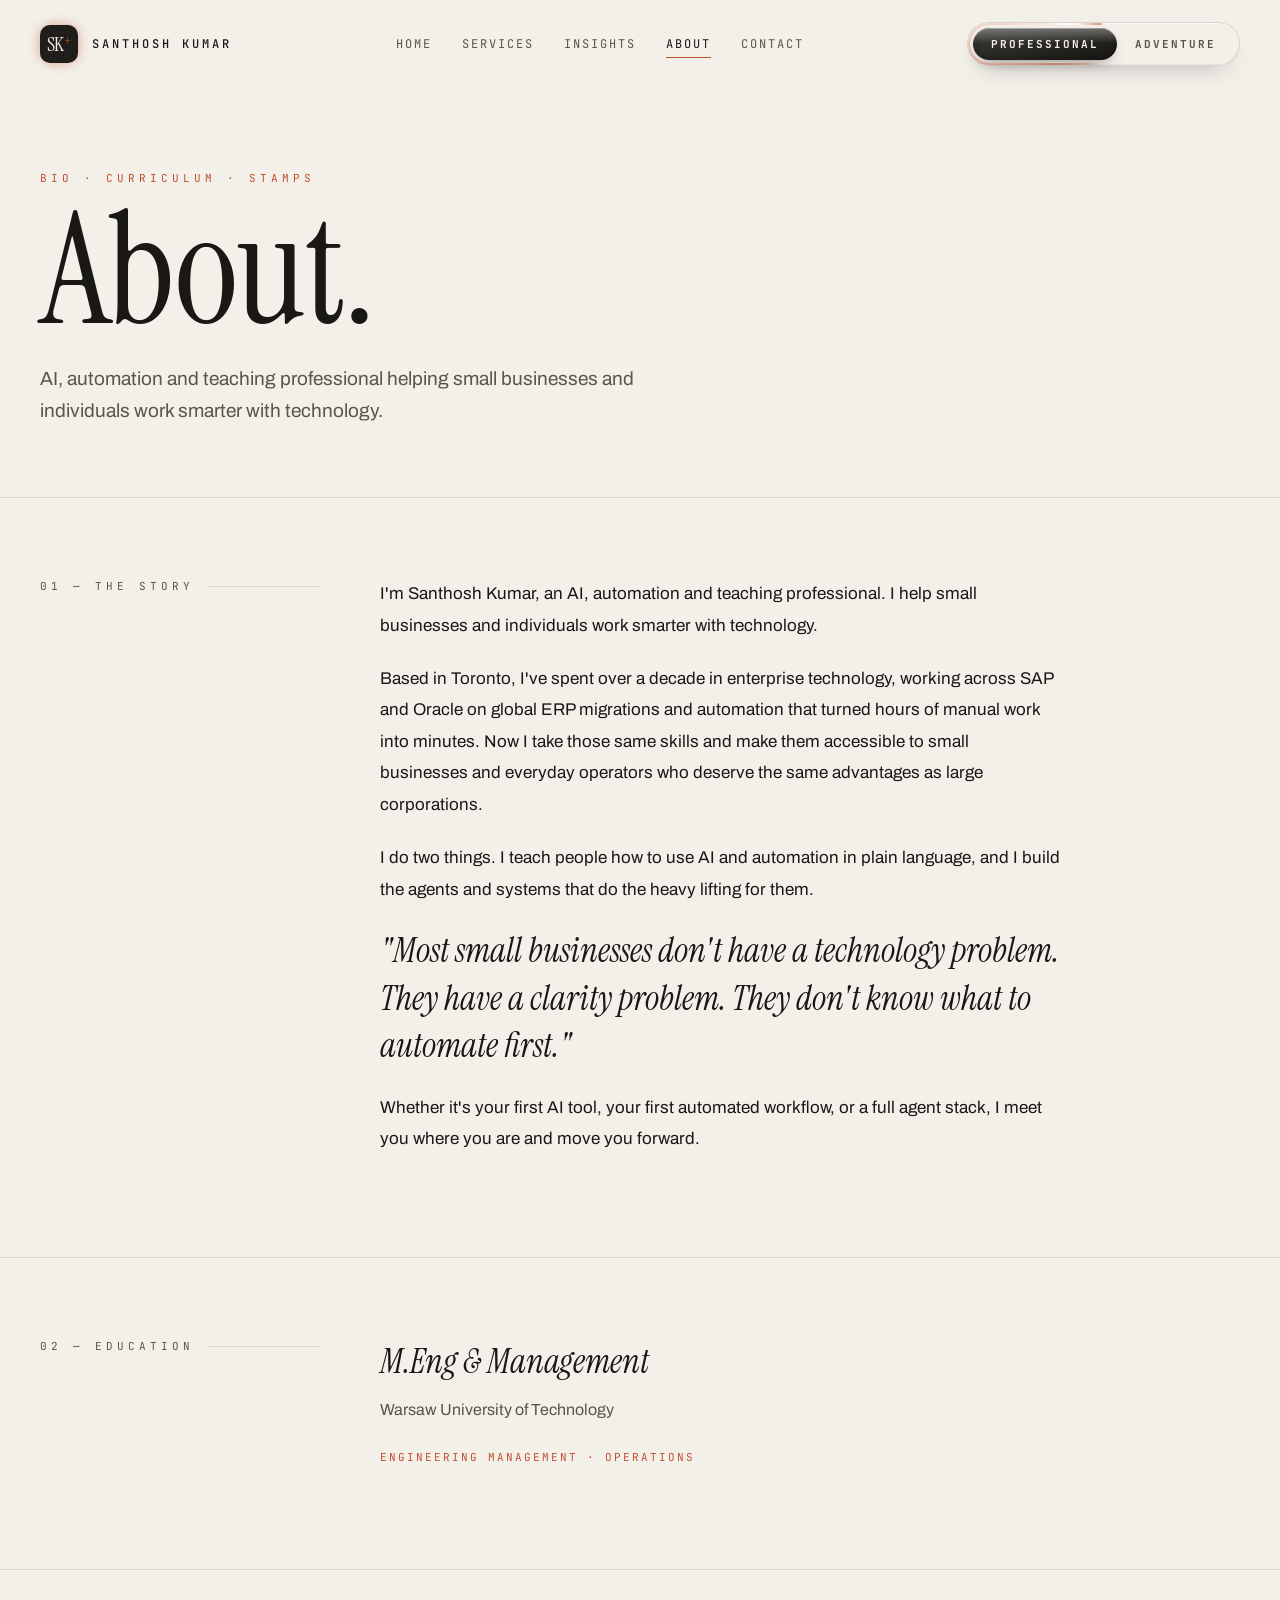
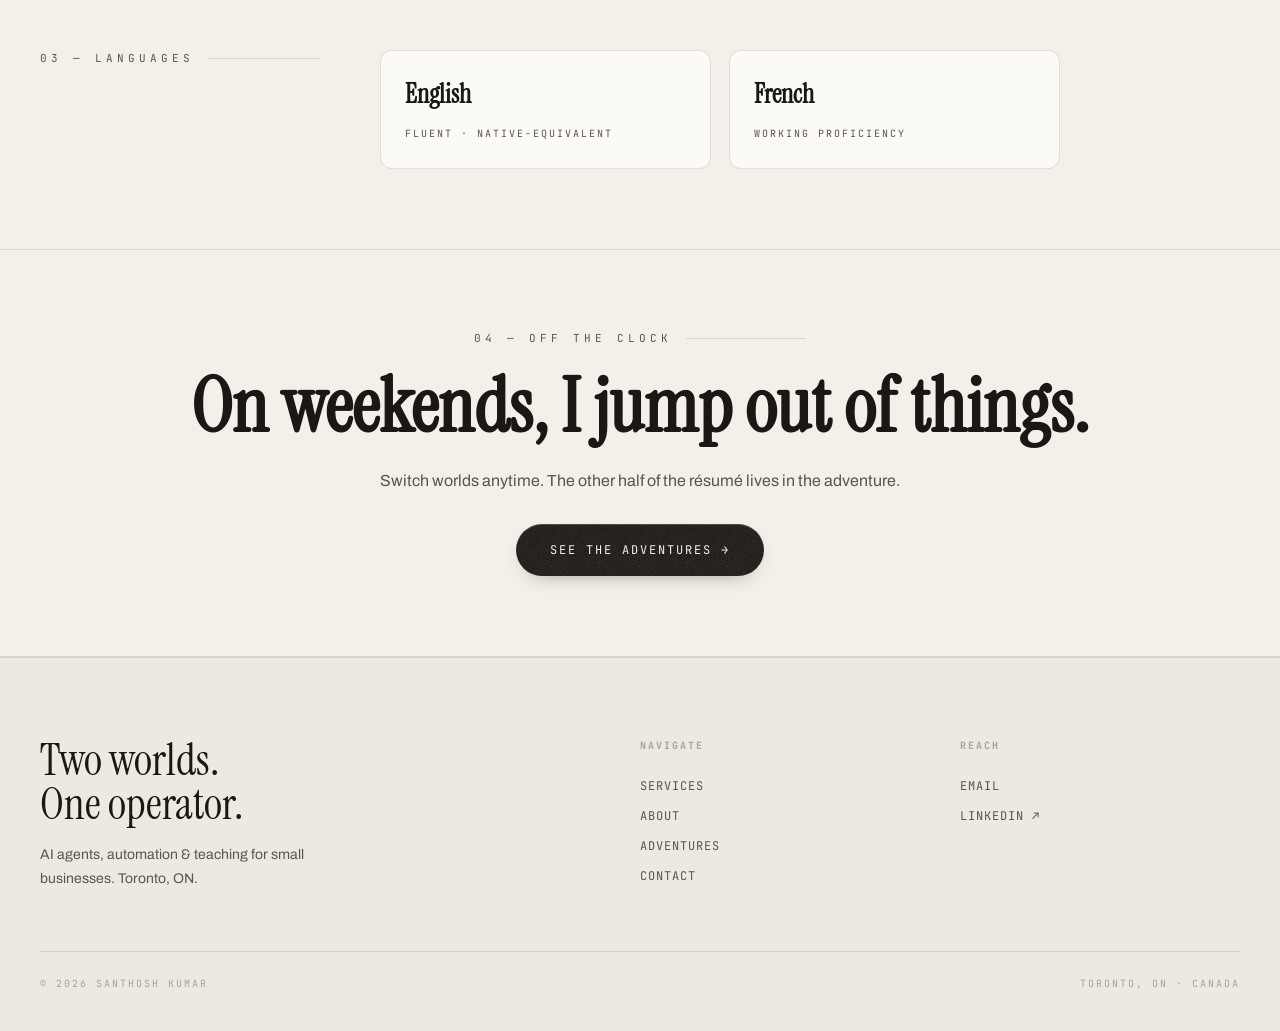
<file: about.html>
<!DOCTYPE html>
<html lang="en">
<head>
<meta charset="UTF-8"/>
<meta name="viewport" content="width=device-width,initial-scale=1.0"/>
<title>About — Santhosh Kumar</title>
<meta name="description" content="Santhosh Kumar: AI, automation and teaching professional. Over a decade across SAP and Oracle, PMP® certified, M.Eng from Warsaw University of Technology. Based in Toronto, ON."/>
<meta name="theme-color" content="#1A1815"/>
<link rel="canonical" href="https://iamsanthoshkumar.com/about.html"/>
<meta property="og:url" content="https://iamsanthoshkumar.com/about.html"/>
<meta property="og:image" content="https://iamsanthoshkumar.com/og-cover.jpg"/>
<link rel="icon" href="data:image/svg+xml,%3Csvg xmlns='http://www.w3.org/2000/svg' viewBox='0 0 100 100'%3E%3Crect width='100' height='100' rx='22' fill='%231A1815'/%3E%3Ctext x='46' y='67' font-family='Georgia,serif' font-size='44' font-weight='700' fill='%23F3F0EA' text-anchor='middle'%3ESK%3C/text%3E%3Ctext x='80' y='49' font-family='Georgia,serif' font-size='30' font-weight='700' fill='%23C1502E' text-anchor='middle'%3E%2B%3C/text%3E%3C/svg%3E"/>
<link rel="preconnect" href="https://fonts.googleapis.com"/><link rel="preconnect" href="https://fonts.gstatic.com" crossorigin/>
<link href="https://fonts.googleapis.com/css2?family=Anton&family=Archivo:wght@300;400;500;600;700;800&family=Instrument+Serif:ital@0;1&family=JetBrains+Mono:wght@400;500;700&family=Caveat:wght@500;600;700&display=swap" rel="stylesheet"/>
<link rel="stylesheet" href="styles.css"/>
</head>
<body>
<div id="prog" aria-hidden="true"></div>
<div id="wipe"></div><div id="cur"></div><div id="cur-r"></div>

<nav id="nav">
  <a href="index.html" class="brand magnetic"><span class="mark" aria-hidden="true"><span class="mk">SK</span><span class="mk-plus">+</span></span><span class="bn">SANTHOSH KUMAR</span></a>
  <div class="nav-links">
    <a href="index.html">Home</a>
    <a href="services.html" class="pro-nav">Services</a>
    <a href="insights.html" class="pro-nav">Insights</a>
    <a href="adventures.html" class="adv-nav">Adventures</a>
    <a href="about.html" class="active">About</a>
    <a href="contact.html">Contact</a>
  </div>
  <div style="display:flex;align-items:center;gap:14px">
    <div class="toggle" id="toggle" role="group" aria-label="Switch world">
      <span class="knob" id="knob"></span>
      <button class="on" id="btnPro" aria-pressed="true">Professional</button>
      <button id="btnAdv" aria-pressed="false">Adventure</button>
    </div>
    <button class="burger" id="burger" aria-label="Open menu" aria-expanded="false"><span></span><span></span><span></span></button>
  </div>
</nav>
<div class="mmenu" id="mmenu">
  <a href="index.html">Home</a>
  <a href="services.html" class="pro-nav">Services</a>
  <a href="insights.html" class="pro-nav">Insights</a>
  <a href="adventures.html" class="adv-nav">Adventures</a>
  <a href="about.html">About</a>
  <a href="contact.html">Contact</a>

  <div class="mmenu-world">
    <button class="mw" data-world="pro">Professional</button>
    <button class="mw" data-world="adv">Adventure</button>
  </div>
</div>

<main>
  <section class="phero">
    <div class="eyebrow rev">Bio · Curriculum · Stamps</div>
    <h1 class="rev">About.</h1>
    <p class="lead rev">AI, automation and teaching professional helping small businesses and individuals work smarter with technology.</p>
  </section>

  <!-- 01 THE STORY -->
  <section class="blk">
    <div class="blk-grid">
      <div class="smark rev">01 — The story</div>
      <div class="prose">
        <p class="rev">I'm Santhosh Kumar, an AI, automation and teaching professional. I help small businesses and individuals work smarter with technology.</p>
        <p class="rev">Based in Toronto, I've spent over a decade in enterprise technology, working across SAP and Oracle on global ERP migrations and automation that turned hours of manual work into minutes. Now I take those same skills and make them accessible to small businesses and everyday operators who deserve the same advantages as large corporations.</p>
        <p class="rev">I do two things. I teach people how to use AI and automation in plain language, and I build the agents and systems that do the heavy lifting for them.</p>
        <p class="big rev">"Most small businesses don't have a technology problem. They have a clarity problem. They don't know what to automate first."</p>
        <p class="rev">Whether it's your first AI tool, your first automated workflow, or a full agent stack, I meet you where you are and move you forward.</p>
      </div>
    </div>
  </section>

  <!-- 02 EDUCATION -->
  <section class="blk">
    <div class="blk-grid">
      <div class="smark rev">02 — Education</div>
      <div class="prose">
        <p class="big rev" style="margin-bottom:10px">M.Eng &amp; Management</p>
        <p class="rev" style="color:var(--soft);font-size:16px">Warsaw University of Technology</p>
        <p class="rev" style="font-family:var(--mf);font-size:11px;letter-spacing:2px;text-transform:uppercase;color:var(--accent)">Engineering Management · Operations</p>
      </div>
    </div>
  </section>

  <!-- 03 LANGUAGES -->
  <section class="blk">
    <div class="blk-grid">
      <div class="smark rev">03 — Languages</div>
      <div class="minis">
        <div class="mini rev"><h4>English</h4><span>Fluent · Native-equivalent</span></div>
        <div class="mini rev"><h4>French</h4><span>Working proficiency</span></div>
      </div>
    </div>
  </section>

  <!-- 04 OFF THE CLOCK -->
  <section class="blk" style="text-align:center;border-bottom:1px solid var(--line)">
    <div class="smark rev" style="justify-content:center">04 — Off the clock</div>
    <h2 class="rev" style="font-family:var(--df);font-size:clamp(34px,6vw,76px);line-height:1;margin:10px 0 22px">On weekends, I jump out of things.</h2>
    <p class="rev" style="color:var(--soft);max-width:520px;margin:0 auto 30px;font-size:16px;line-height:1.7">Switch worlds anytime. The other half of the résumé lives in the adventure.</p>
    <a href="adventures.html" class="btn primary magnetic">See the adventures →</a>
  </section>
</main>

<footer>
  <div class="foot-wrap">
    <div><div class="foot-h">Two worlds.<br>One operator.</div>
    <p class="foot-p">AI agents, automation &amp; teaching for small businesses. Toronto, ON.</p></div>
    <div class="foot-col"><h4>Navigate</h4>
      <a href="services.html">Services</a><a href="about.html">About</a>
      <a href="adventures.html">Adventures</a><a href="contact.html">Contact</a></div>
    <div class="foot-col"><h4>Reach</h4>
      <a href="mailto:mr.santhosh.ceo@gmail.com">Email</a>
      <a href="https://www.linkedin.com/in/santhosh-kumar-pmp" target="_blank" rel="noopener">LinkedIn ↗</a></div>
  </div>
  <div class="foot-bottom"><span>© 2026 Santhosh Kumar</span><span>Toronto, ON · Canada</span></div>
</footer>

<script src="three3d.js" defer></script>
<script src="app.js" defer></script>
</body>
</html>
</file>
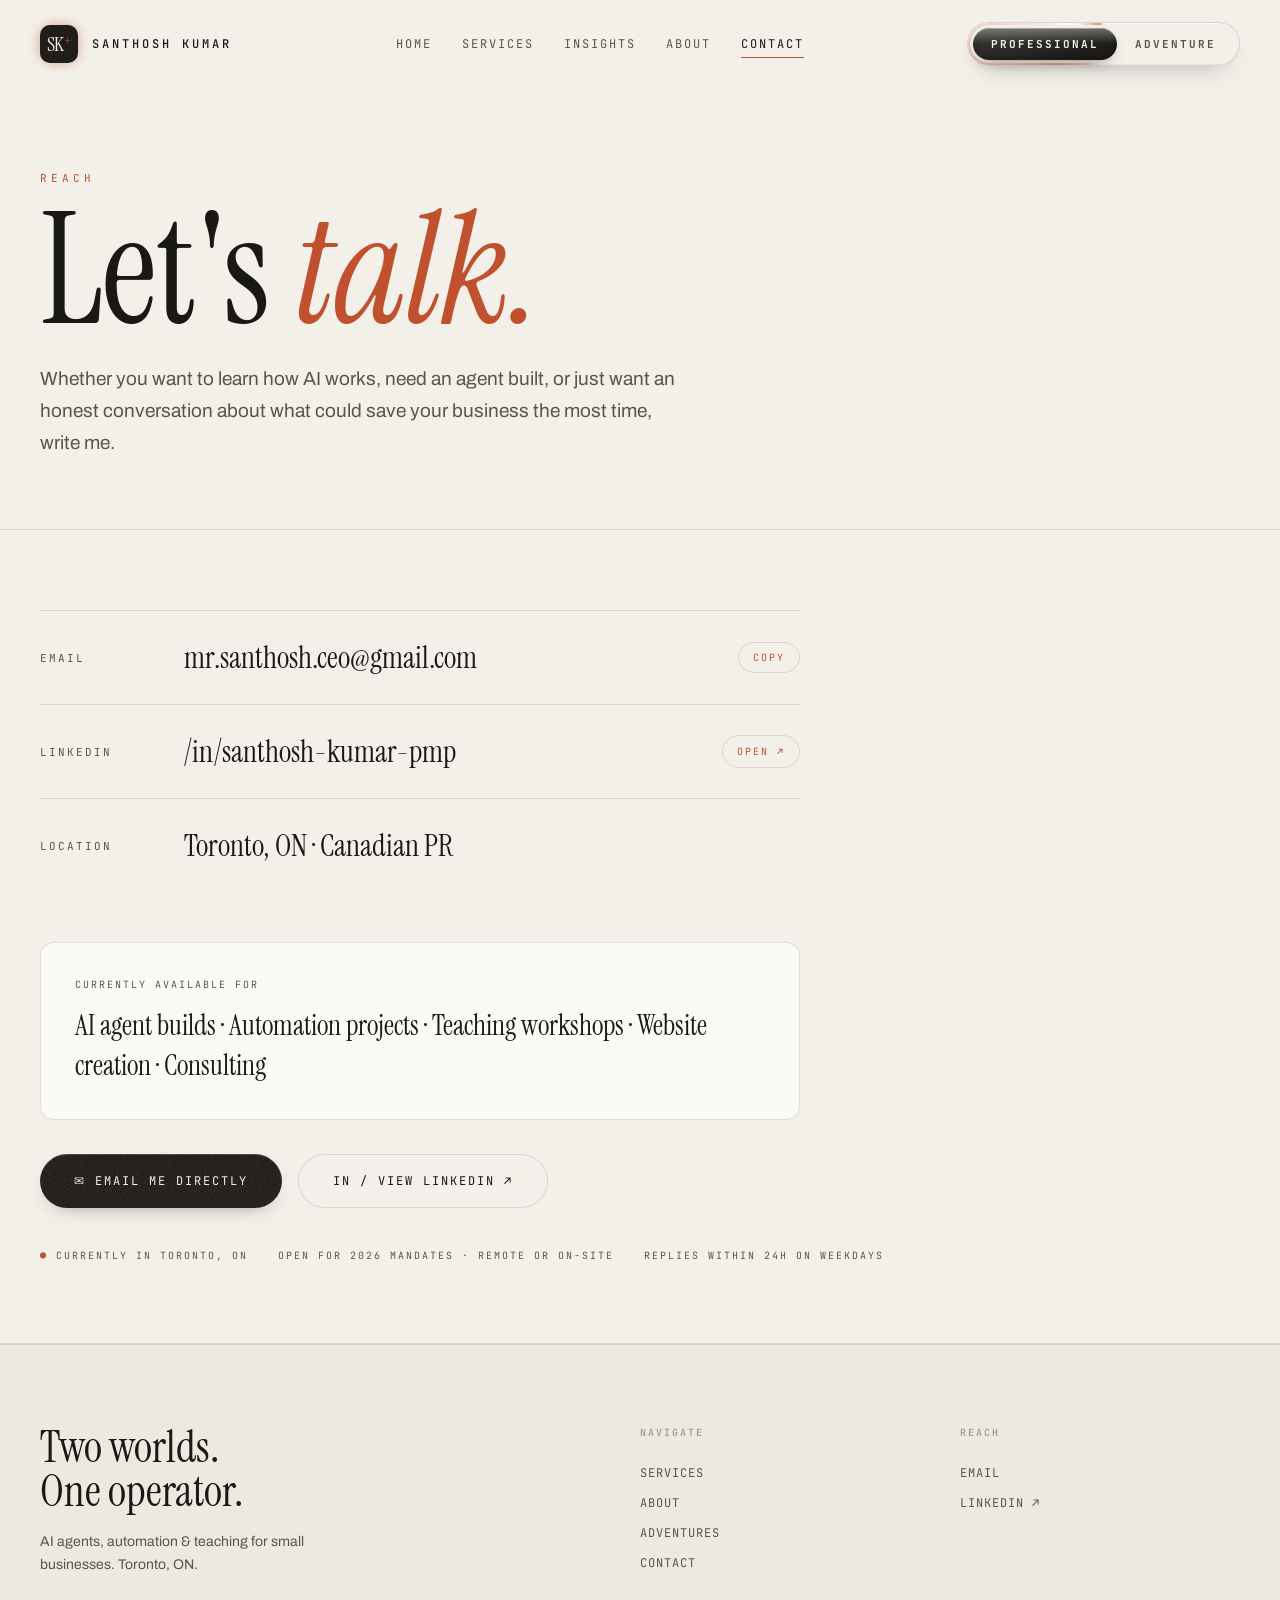
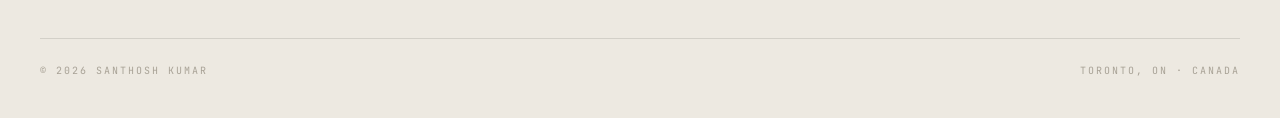
<file: contact.html>
<!DOCTYPE html>
<html lang="en">
<head>
<meta charset="UTF-8"/>
<meta name="viewport" content="width=device-width,initial-scale=1.0"/>
<title>Contact — Santhosh Kumar</title>
<meta name="description" content="Let's talk. AI agent builds, automation projects, teaching workshops, website creation, consulting. Toronto, ON. Replies within 24h on weekdays."/>
<meta name="theme-color" content="#1A1815"/>
<link rel="canonical" href="https://iamsanthoshkumar.com/contact.html"/>
<meta property="og:url" content="https://iamsanthoshkumar.com/contact.html"/>
<meta property="og:image" content="https://iamsanthoshkumar.com/og-cover.jpg"/>
<link rel="icon" href="data:image/svg+xml,%3Csvg xmlns='http://www.w3.org/2000/svg' viewBox='0 0 100 100'%3E%3Crect width='100' height='100' rx='22' fill='%231A1815'/%3E%3Ctext x='46' y='67' font-family='Georgia,serif' font-size='44' font-weight='700' fill='%23F3F0EA' text-anchor='middle'%3ESK%3C/text%3E%3Ctext x='80' y='49' font-family='Georgia,serif' font-size='30' font-weight='700' fill='%23C1502E' text-anchor='middle'%3E%2B%3C/text%3E%3C/svg%3E"/>
<link rel="preconnect" href="https://fonts.googleapis.com"/><link rel="preconnect" href="https://fonts.gstatic.com" crossorigin/>
<link href="https://fonts.googleapis.com/css2?family=Anton&family=Archivo:wght@300;400;500;600;700;800&family=Instrument+Serif:ital@0;1&family=JetBrains+Mono:wght@400;500;700&family=Caveat:wght@500;600;700&display=swap" rel="stylesheet"/>
<link rel="stylesheet" href="styles.css"/>
</head>
<body>
<div id="prog" aria-hidden="true"></div>
<div id="wipe"></div><div id="cur"></div><div id="cur-r"></div>

<nav id="nav">
  <a href="index.html" class="brand magnetic"><span class="mark" aria-hidden="true"><span class="mk">SK</span><span class="mk-plus">+</span></span><span class="bn">SANTHOSH KUMAR</span></a>
  <div class="nav-links">
    <a href="index.html">Home</a>
    <a href="services.html" class="pro-nav">Services</a>
    <a href="insights.html" class="pro-nav">Insights</a>
    <a href="adventures.html" class="adv-nav">Adventures</a>
    <a href="about.html">About</a>
    <a href="contact.html" class="active">Contact</a>
  </div>
  <div style="display:flex;align-items:center;gap:14px">
    <div class="toggle" id="toggle" role="group" aria-label="Switch world">
      <span class="knob" id="knob"></span>
      <button class="on" id="btnPro" aria-pressed="true">Professional</button>
      <button id="btnAdv" aria-pressed="false">Adventure</button>
    </div>
    <button class="burger" id="burger" aria-label="Open menu" aria-expanded="false"><span></span><span></span><span></span></button>
  </div>
</nav>
<div class="mmenu" id="mmenu">
  <a href="index.html">Home</a>
  <a href="services.html" class="pro-nav">Services</a>
  <a href="insights.html" class="pro-nav">Insights</a>
  <a href="adventures.html" class="adv-nav">Adventures</a>
  <a href="about.html">About</a>
  <a href="contact.html">Contact</a>

  <div class="mmenu-world">
    <button class="mw" data-world="pro">Professional</button>
    <button class="mw" data-world="adv">Adventure</button>
  </div>
</div>

<main>
  <section class="phero">
    <div class="eyebrow rev">Reach</div>
    <h1 class="rev">Let's <em>talk.</em></h1>
    <p class="lead rev">Whether you want to learn how AI works, need an agent built, or just want an honest conversation about what could save your business the most time, write me.</p>
  </section>

  <section class="blk" style="border-bottom:1px solid var(--line)">
    <div class="contact-rows">
      <div class="crow rev"><span class="lbl">Email</span><span class="val">mr.santhosh.ceo@gmail.com</span>
        <button class="act" data-copy="mr.santhosh.ceo@gmail.com">Copy</button></div>
      <div class="crow rev"><span class="lbl">LinkedIn</span><span class="val">/in/santhosh-kumar-pmp</span>
        <a class="act" href="https://www.linkedin.com/in/santhosh-kumar-pmp" target="_blank" rel="noopener">Open ↗</a></div>
      <div class="crow rev"><span class="lbl">Location</span><span class="val">Toronto, ON · Canadian PR</span><span></span></div>
    </div>

    <div class="avail rev">
      <div class="k">Currently available for</div>
      <p>AI agent builds · Automation projects · Teaching workshops · Website creation · Consulting</p>
    </div>

    <div style="margin-top:34px;display:flex;gap:16px;flex-wrap:wrap">
      <a href="mailto:mr.santhosh.ceo@gmail.com" class="btn primary magnetic">✉ Email me directly</a>
      <a href="https://www.linkedin.com/in/santhosh-kumar-pmp" target="_blank" rel="noopener" class="btn ghost magnetic">IN / View LinkedIn ↗</a>
    </div>

    <div class="statusbar rev">
      <span><b>●</b> Currently in Toronto, ON</span>
      <span>Open for 2026 mandates · Remote or on-site</span>
      <span>Replies within 24h on weekdays</span>
    </div>
  </section>
</main>

<footer>
  <div class="foot-wrap">
    <div><div class="foot-h">Two worlds.<br>One operator.</div>
    <p class="foot-p">AI agents, automation &amp; teaching for small businesses. Toronto, ON.</p></div>
    <div class="foot-col"><h4>Navigate</h4>
      <a href="services.html">Services</a><a href="about.html">About</a>
      <a href="adventures.html">Adventures</a><a href="contact.html">Contact</a></div>
    <div class="foot-col"><h4>Reach</h4>
      <a href="mailto:mr.santhosh.ceo@gmail.com">Email</a>
      <a href="https://www.linkedin.com/in/santhosh-kumar-pmp" target="_blank" rel="noopener">LinkedIn ↗</a></div>
  </div>
  <div class="foot-bottom"><span>© 2026 Santhosh Kumar</span><span>Toronto, ON · Canada</span></div>
</footer>

<script src="three3d.js" defer></script>
<script src="app.js" defer></script>
</body>
</html>
</file>
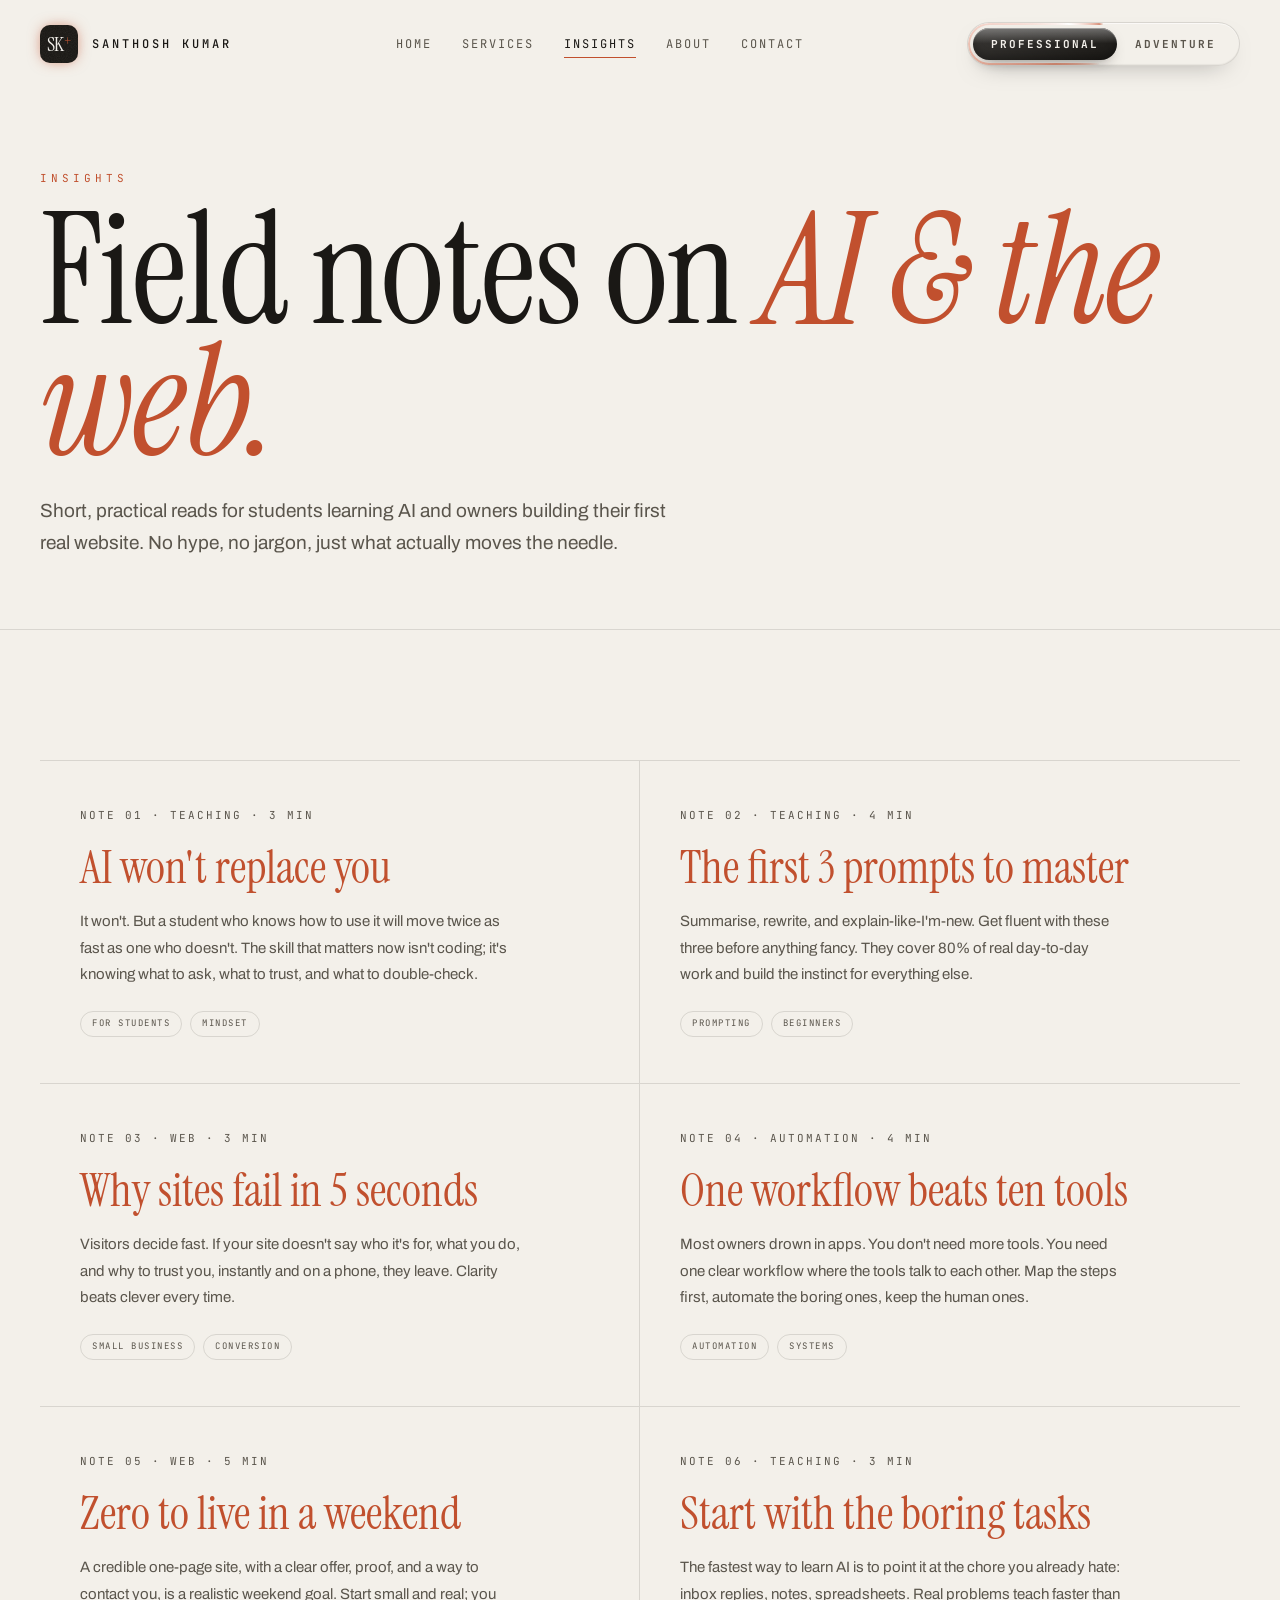
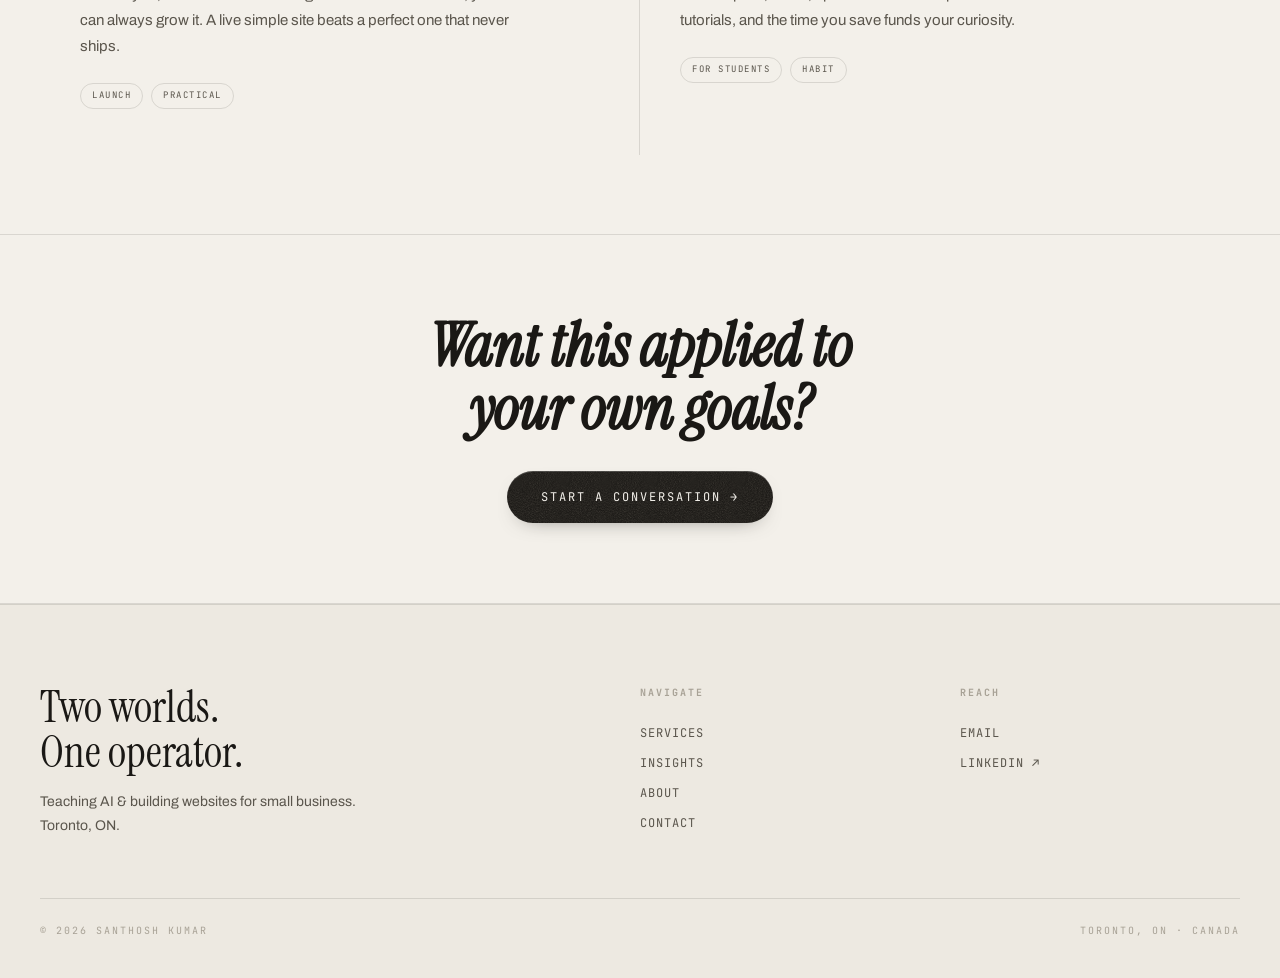
<file: insights.html>
<!DOCTYPE html>
<html lang="en">
<head>
<meta charset="UTF-8"/>
<meta name="viewport" content="width=device-width,initial-scale=1.0"/>
<title>Insights — Santhosh Kumar · Teaching AI &amp; Small-Business Websites</title>
<meta name="description" content="Short, practical field notes on learning AI and building websites that win trust, written for students and small-business owners. No jargon, just what works."/>
<meta name="theme-color" content="#1A1815"/>
<link rel="canonical" href="https://iamsanthoshkumar.com/insights.html"/>
<meta property="og:url" content="https://iamsanthoshkumar.com/insights.html"/>
<meta property="og:image" content="https://iamsanthoshkumar.com/og-cover.jpg"/>
<meta property="og:title" content="Insights — Santhosh Kumar"/>
<meta property="og:description" content="Practical field notes on learning AI and building small-business websites."/>
<link rel="icon" href="data:image/svg+xml,%3Csvg xmlns='http://www.w3.org/2000/svg' viewBox='0 0 100 100'%3E%3Crect width='100' height='100' rx='22' fill='%231A1815'/%3E%3Ctext x='46' y='67' font-family='Georgia,serif' font-size='44' font-weight='700' fill='%23F3F0EA' text-anchor='middle'%3ESK%3C/text%3E%3Ctext x='80' y='49' font-family='Georgia,serif' font-size='30' font-weight='700' fill='%23C1502E' text-anchor='middle'%3E%2B%3C/text%3E%3C/svg%3E"/>
<link rel="preconnect" href="https://fonts.googleapis.com"/><link rel="preconnect" href="https://fonts.gstatic.com" crossorigin/>
<link href="https://fonts.googleapis.com/css2?family=Anton&family=Archivo:wght@300;400;500;600;700;800&family=Instrument+Serif:ital@0;1&family=JetBrains+Mono:wght@400;500;700&family=Caveat:wght@500;600;700&display=swap" rel="stylesheet"/>
<link rel="stylesheet" href="styles.css"/>
</head>
<body>
<div id="prog" aria-hidden="true"></div>
<div id="wipe"></div><div id="cur"></div><div id="cur-r"></div>

<nav id="nav">
  <a href="index.html" class="brand magnetic"><span class="mark" aria-hidden="true"><span class="mk">SK</span><span class="mk-plus">+</span></span><span class="bn">SANTHOSH KUMAR</span></a>
  <div class="nav-links">
    <a href="index.html">Home</a>
    <a href="services.html" class="pro-nav">Services</a>
    <a href="insights.html" class="pro-nav active">Insights</a>
    <a href="adventures.html" class="adv-nav">Adventures</a>
    <a href="about.html">About</a>
    <a href="contact.html">Contact</a>
  </div>
  <div style="display:flex;align-items:center;gap:14px">
    <div class="toggle" id="toggle" role="group" aria-label="Switch world">
      <span class="knob" id="knob"></span>
      <button class="on" id="btnPro" aria-pressed="true">Professional</button>
      <button id="btnAdv" aria-pressed="false">Adventure</button>
    </div>
    <button class="burger" id="burger" aria-label="Open menu" aria-expanded="false"><span></span><span></span><span></span></button>
  </div>
</nav>
<div class="mmenu" id="mmenu">
  <a href="index.html">Home</a>
  <a href="services.html" class="pro-nav">Services</a>
  <a href="insights.html" class="pro-nav">Insights</a>
  <a href="adventures.html" class="adv-nav">Adventures</a>
  <a href="about.html">About</a>
  <a href="contact.html">Contact</a>

  <div class="mmenu-world">
    <button class="mw" data-world="pro">Professional</button>
    <button class="mw" data-world="adv">Adventure</button>
  </div>
</div>

<main>
  <section class="phero">
    <div class="eyebrow rev">Insights</div>
    <h1 class="rev">Field notes on <em>AI &amp; the web.</em></h1>
    <p class="lead rev">Short, practical reads for students learning AI and owners building their first real website. No hype, no jargon, just what actually moves the needle.</p>
  </section>

  <section class="blk">
    <div class="serv-grid">
      <article class="serv tilt rev"><div class="serv-glow"></div>
        <div class="sn">Note 01 · Teaching · 3 min</div>
        <h3>AI won't replace you</h3>
        <p>It won't. But a student who knows how to use it will move twice as fast as one who doesn't. The skill that matters now isn't coding; it's knowing what to ask, what to trust, and what to double-check.</p>
        <div class="tags"><span>For students</span><span>Mindset</span></div></article>

      <article class="serv tilt rev"><div class="serv-glow"></div>
        <div class="sn">Note 02 · Teaching · 4 min</div>
        <h3>The first 3 prompts to master</h3>
        <p>Summarise, rewrite, and explain-like-I'm-new. Get fluent with these three before anything fancy. They cover 80% of real day-to-day work and build the instinct for everything else.</p>
        <div class="tags"><span>Prompting</span><span>Beginners</span></div></article>

      <article class="serv tilt rev"><div class="serv-glow"></div>
        <div class="sn">Note 03 · Web · 3 min</div>
        <h3>Why sites fail in 5 seconds</h3>
        <p>Visitors decide fast. If your site doesn't say who it's for, what you do, and why to trust you, instantly and on a phone, they leave. Clarity beats clever every time.</p>
        <div class="tags"><span>Small business</span><span>Conversion</span></div></article>

      <article class="serv tilt rev"><div class="serv-glow"></div>
        <div class="sn">Note 04 · Automation · 4 min</div>
        <h3>One workflow beats ten tools</h3>
        <p>Most owners drown in apps. You don't need more tools. You need one clear workflow where the tools talk to each other. Map the steps first, automate the boring ones, keep the human ones.</p>
        <div class="tags"><span>Automation</span><span>Systems</span></div></article>

      <article class="serv tilt rev"><div class="serv-glow"></div>
        <div class="sn">Note 05 · Web · 5 min</div>
        <h3>Zero to live in a weekend</h3>
        <p>A credible one-page site, with a clear offer, proof, and a way to contact you, is a realistic weekend goal. Start small and real; you can always grow it. A live simple site beats a perfect one that never ships.</p>
        <div class="tags"><span>Launch</span><span>Practical</span></div></article>

      <article class="serv tilt rev"><div class="serv-glow"></div>
        <div class="sn">Note 06 · Teaching · 3 min</div>
        <h3>Start with the boring tasks</h3>
        <p>The fastest way to learn AI is to point it at the chore you already hate: inbox replies, notes, spreadsheets. Real problems teach faster than tutorials, and the time you save funds your curiosity.</p>
        <div class="tags"><span>For students</span><span>Habit</span></div></article>
    </div>
  </section>

  <section class="blk" style="text-align:center;border-bottom:1px solid var(--line)">
    <h2 class="rev" style="font-family:var(--df);font-style:italic;font-size:clamp(30px,5vw,60px);line-height:1.05;max-width:18ch;margin:0 auto 30px">Want this applied to your own goals?</h2>
    <a href="contact.html" class="btn primary magnetic">Start a conversation →</a>
  </section>
</main>

<footer>
  <div class="foot-wrap">
    <div><div class="foot-h">Two worlds.<br>One operator.</div>
    <p class="foot-p">Teaching AI &amp; building websites for small business. Toronto, ON.</p></div>
    <div class="foot-col"><h4>Navigate</h4>
      <a href="services.html">Services</a><a href="insights.html">Insights</a>
      <a href="about.html">About</a><a href="contact.html">Contact</a></div>
    <div class="foot-col"><h4>Reach</h4>
      <a href="mailto:mr.santhosh.ceo@gmail.com">Email</a>
      <a href="https://www.linkedin.com/in/santhosh-kumar-pmp" target="_blank" rel="noopener">LinkedIn ↗</a></div>
  </div>
  <div class="foot-bottom"><span>© 2026 Santhosh Kumar</span><span>Toronto, ON · Canada</span></div>
</footer>

<script src="three3d.js" defer></script>
<script src="app.js" defer></script>
</body>
</html>
</file>
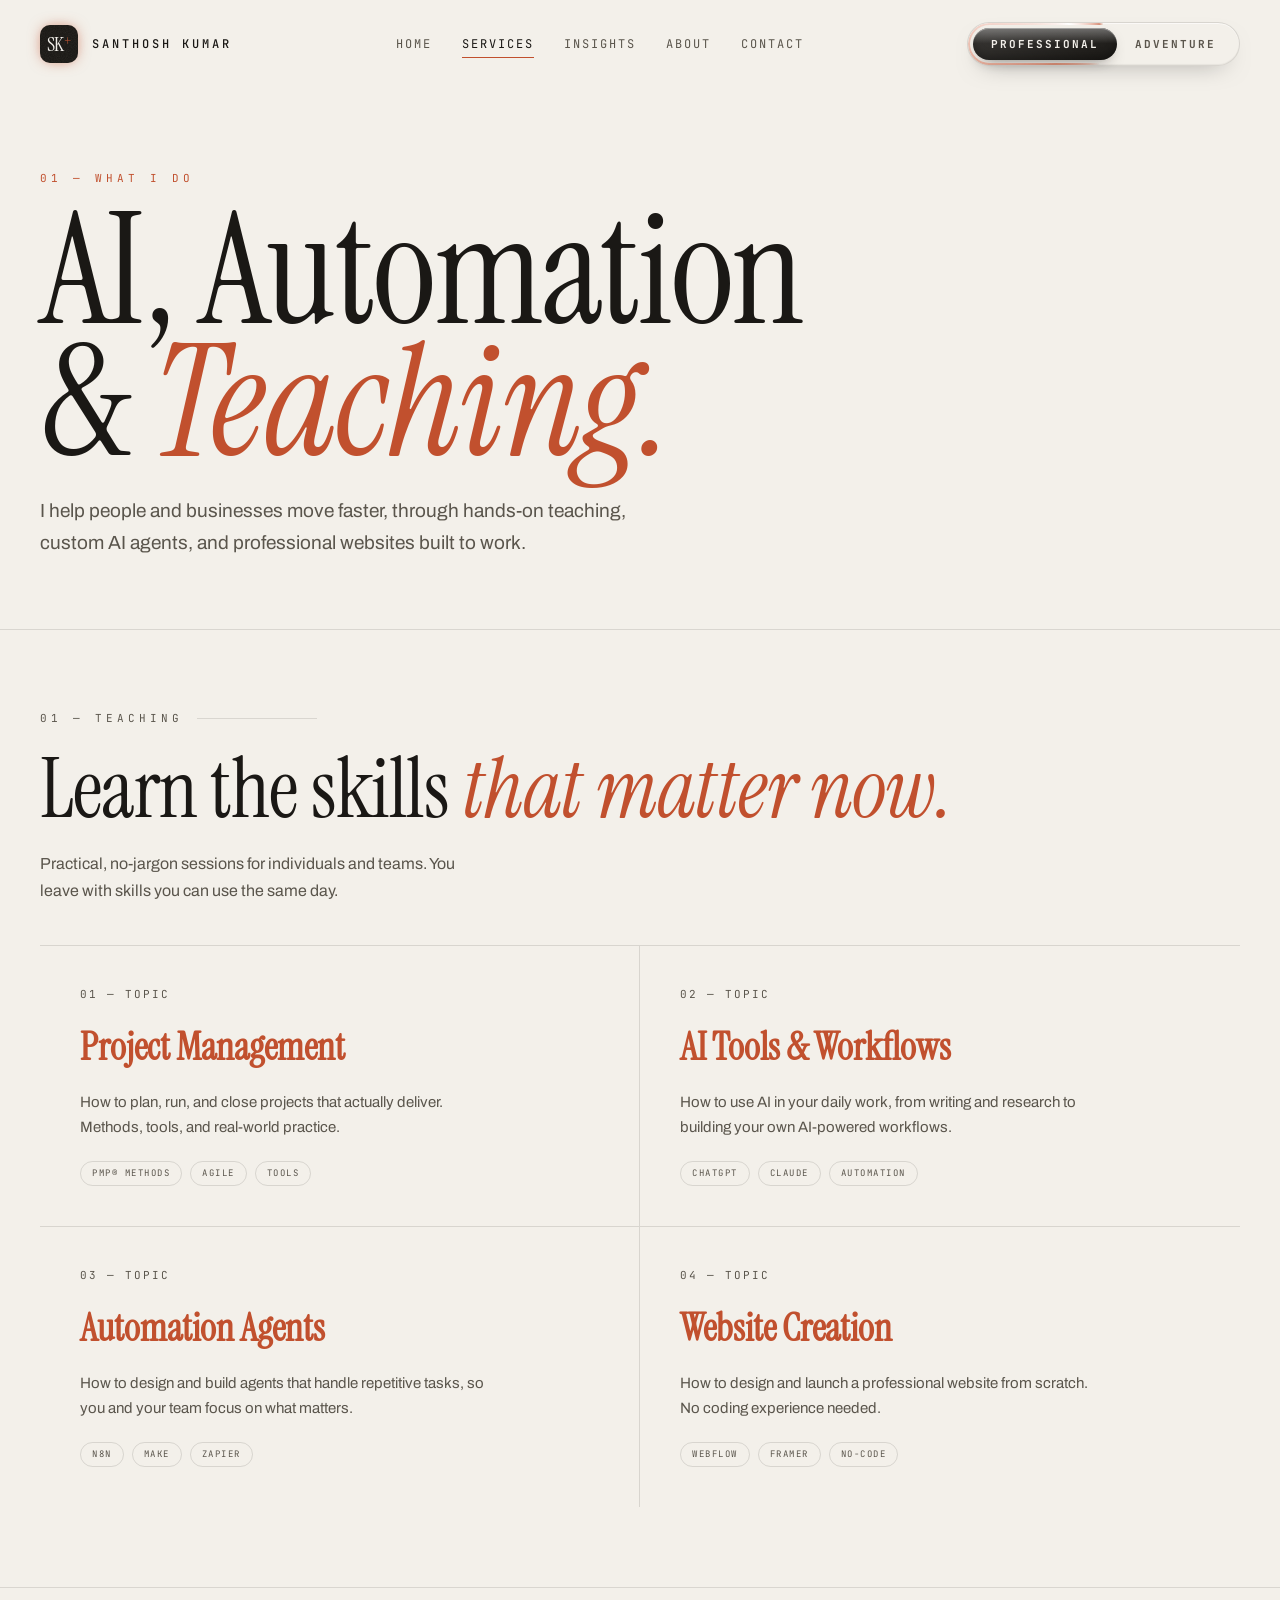
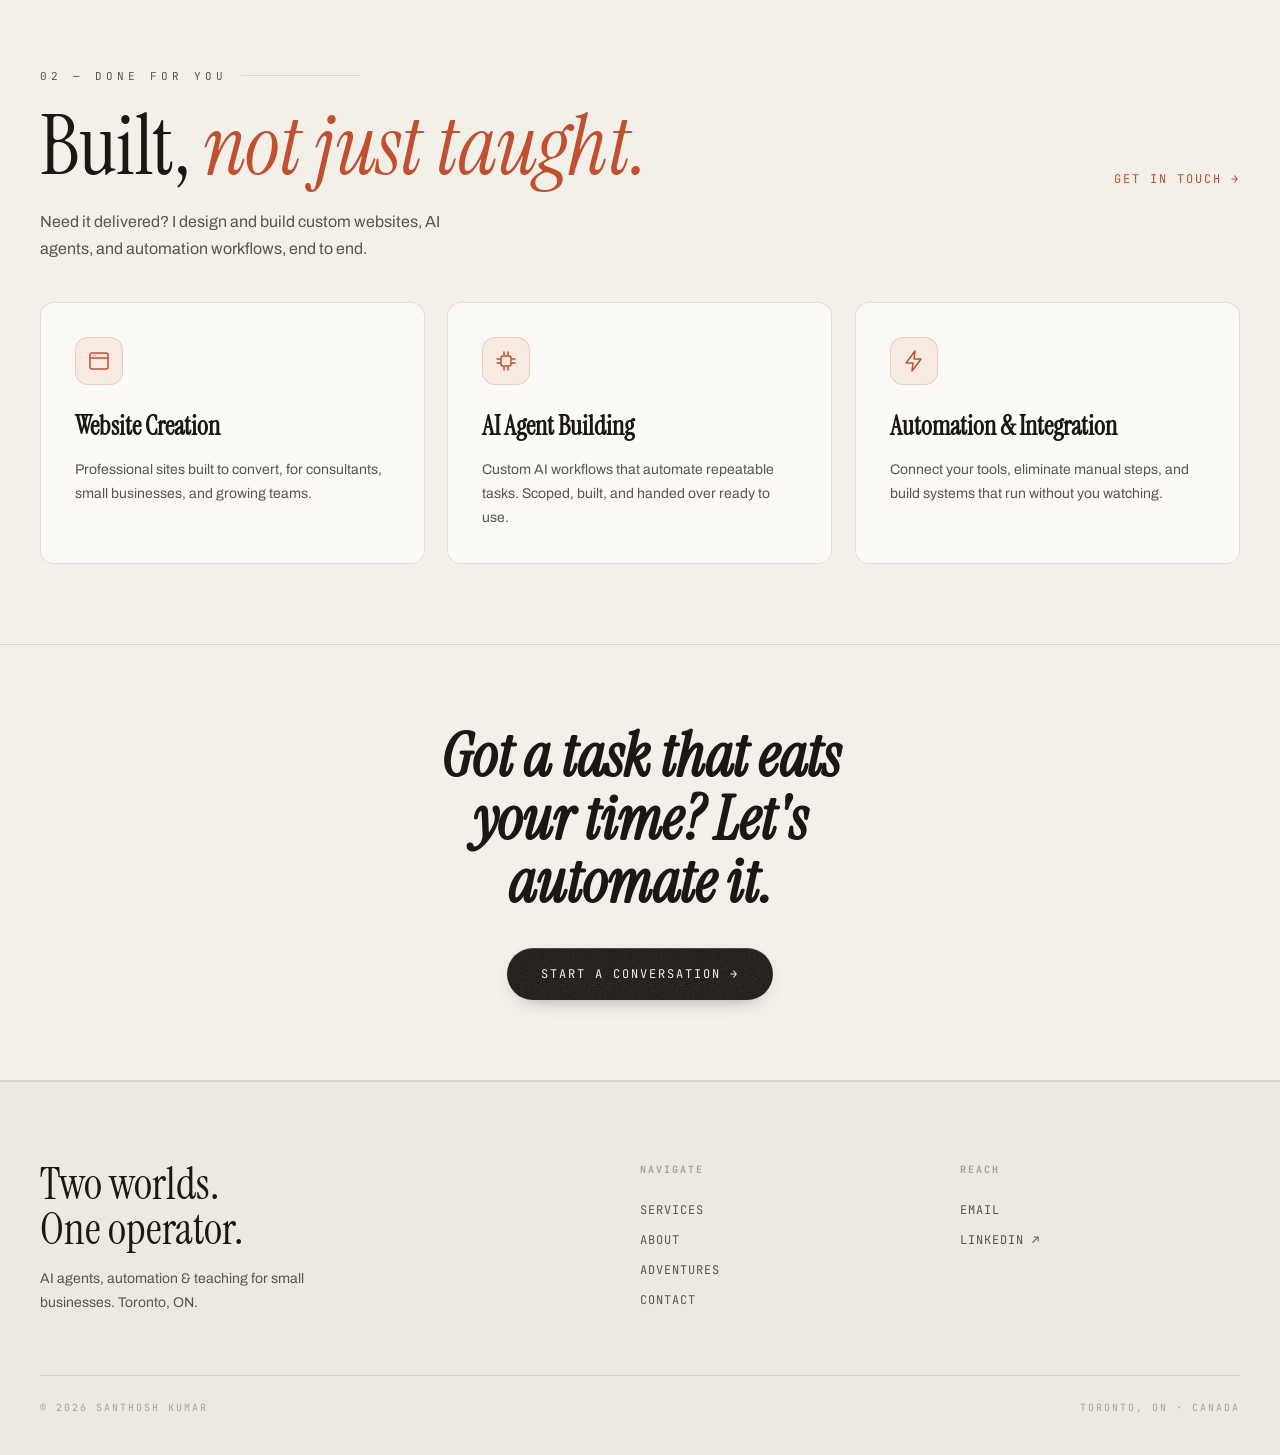
<file: services.html>
<!DOCTYPE html>
<html lang="en">
<head>
<meta charset="UTF-8"/>
<meta name="viewport" content="width=device-width,initial-scale=1.0"/>
<title>Services — Santhosh Kumar · AI, Automation &amp; Teaching</title>
<meta name="description" content="Teaching and done-for-you services: AI tools & workflows, automation agents, project management, and website creation. Learn it or have it built, end to end."/>
<meta name="theme-color" content="#1A1815"/>
<link rel="canonical" href="https://iamsanthoshkumar.com/services.html"/>
<meta property="og:url" content="https://iamsanthoshkumar.com/services.html"/>
<meta property="og:image" content="https://iamsanthoshkumar.com/og-cover.jpg"/>
<link rel="icon" href="data:image/svg+xml,%3Csvg xmlns='http://www.w3.org/2000/svg' viewBox='0 0 100 100'%3E%3Crect width='100' height='100' rx='22' fill='%231A1815'/%3E%3Ctext x='46' y='67' font-family='Georgia,serif' font-size='44' font-weight='700' fill='%23F3F0EA' text-anchor='middle'%3ESK%3C/text%3E%3Ctext x='80' y='49' font-family='Georgia,serif' font-size='30' font-weight='700' fill='%23C1502E' text-anchor='middle'%3E%2B%3C/text%3E%3C/svg%3E"/>
<link rel="preconnect" href="https://fonts.googleapis.com"/><link rel="preconnect" href="https://fonts.gstatic.com" crossorigin/>
<link href="https://fonts.googleapis.com/css2?family=Anton&family=Archivo:wght@300;400;500;600;700;800&family=Instrument+Serif:ital@0;1&family=JetBrains+Mono:wght@400;500;700&family=Caveat:wght@500;600;700&display=swap" rel="stylesheet"/>
<link rel="stylesheet" href="styles.css"/>
</head>
<body>
<div id="prog" aria-hidden="true"></div>
<div id="wipe"></div><div id="cur"></div><div id="cur-r"></div>

<nav id="nav">
  <a href="index.html" class="brand magnetic"><span class="mark" aria-hidden="true"><span class="mk">SK</span><span class="mk-plus">+</span></span><span class="bn">SANTHOSH KUMAR</span></a>
  <div class="nav-links">
    <a href="index.html">Home</a>
    <a href="services.html" class="pro-nav active">Services</a>
    <a href="insights.html" class="pro-nav">Insights</a>
    <a href="adventures.html" class="adv-nav">Adventures</a>
    <a href="about.html">About</a>
    <a href="contact.html">Contact</a>
  </div>
  <div style="display:flex;align-items:center;gap:14px">
    <div class="toggle" id="toggle" role="group" aria-label="Switch world">
      <span class="knob" id="knob"></span>
      <button class="on" id="btnPro" aria-pressed="true">Professional</button>
      <button id="btnAdv" aria-pressed="false">Adventure</button>
    </div>
    <button class="burger" id="burger" aria-label="Open menu" aria-expanded="false"><span></span><span></span><span></span></button>
  </div>
</nav>
<div class="mmenu" id="mmenu">
  <a href="index.html">Home</a>
  <a href="services.html" class="pro-nav">Services</a>
  <a href="insights.html" class="pro-nav">Insights</a>
  <a href="adventures.html" class="adv-nav">Adventures</a>
  <a href="about.html">About</a>
  <a href="contact.html">Contact</a>

  <div class="mmenu-world">
    <button class="mw" data-world="pro">Professional</button>
    <button class="mw" data-world="adv">Adventure</button>
  </div>
</div>

<main>
  <section class="phero">
    <div class="eyebrow rev">01 — What I do</div>
    <h1 class="rev">AI, Automation<br>&amp; <em>Teaching.</em></h1>
    <p class="lead rev">I help people and businesses move faster, through hands-on teaching, custom AI agents, and professional websites built to work.</p>
  </section>

  <!-- TEACHING -->
  <section class="blk">
    <div class="serv-head">
      <div>
        <div class="smark rev">01 — Teaching</div>
        <h2 class="stitle rev">Learn the skills <em>that matter now.</em></h2>
      </div>
    </div>
    <p class="serv-sub rev">Practical, no-jargon sessions for individuals and teams. You leave with skills you can use the same day.</p>
    <div class="topics">
      <div class="topic tilt rev"><div class="serv-glow"></div><div class="n">01 — Topic</div><h3>Project Management</h3>
        <p>How to plan, run, and close projects that actually deliver. Methods, tools, and real-world practice.</p>
        <div class="tags"><span>PMP® Methods</span><span>Agile</span><span>Tools</span></div></div>
      <div class="topic tilt rev"><div class="serv-glow"></div><div class="n">02 — Topic</div><h3>AI Tools &amp; Workflows</h3>
        <p>How to use AI in your daily work, from writing and research to building your own AI-powered workflows.</p>
        <div class="tags"><span>ChatGPT</span><span>Claude</span><span>Automation</span></div></div>
      <div class="topic tilt rev"><div class="serv-glow"></div><div class="n">03 — Topic</div><h3>Automation Agents</h3>
        <p>How to design and build agents that handle repetitive tasks, so you and your team focus on what matters.</p>
        <div class="tags"><span>n8n</span><span>Make</span><span>Zapier</span></div></div>
      <div class="topic tilt rev"><div class="serv-glow"></div><div class="n">04 — Topic</div><h3>Website Creation</h3>
        <p>How to design and launch a professional website from scratch. No coding experience needed.</p>
        <div class="tags"><span>Webflow</span><span>Framer</span><span>No-code</span></div></div>
    </div>
  </section>

  <!-- DONE FOR YOU -->
  <section class="blk">
    <div class="serv-head">
      <div>
        <div class="smark rev">02 — Done for you</div>
        <h2 class="stitle rev">Built, <em>not just taught.</em></h2>
      </div>
      <a href="contact.html" class="serv-link magnetic rev">Get in touch →</a>
    </div>
    <p class="serv-sub rev">Need it delivered? I design and build custom websites, AI agents, and automation workflows, end to end.</p>
    <div class="dfy">
      <div class="dfy-card tilt rev"><div class="serv-glow"></div>
        <div class="ic"><svg viewBox="0 0 24 24" fill="none" stroke="currentColor" stroke-width="1.5" stroke-linecap="round" stroke-linejoin="round"><rect x="3" y="4" width="18" height="16" rx="2"/><path d="M3 9h18"/><circle cx="6.4" cy="6.5" r=".5" fill="currentColor" stroke="none"/><circle cx="8.8" cy="6.5" r=".5" fill="currentColor" stroke="none"/></svg></div>
        <h3>Website Creation</h3>
        <p>Professional sites built to convert, for consultants, small businesses, and growing teams.</p></div>
      <div class="dfy-card tilt rev"><div class="serv-glow"></div>
        <div class="ic"><svg viewBox="0 0 24 24" fill="none" stroke="currentColor" stroke-width="1.5" stroke-linecap="round" stroke-linejoin="round"><rect x="7" y="7" width="10" height="10" rx="2"/><path d="M10 3v3M14 3v3M10 18v3M14 18v3M3 10h3M3 14h3M18 10h3M18 14h3"/></svg></div>
        <h3>AI Agent Building</h3>
        <p>Custom AI workflows that automate repeatable tasks. Scoped, built, and handed over ready to use.</p></div>
      <div class="dfy-card tilt rev"><div class="serv-glow"></div>
        <div class="ic"><svg viewBox="0 0 24 24" fill="none" stroke="currentColor" stroke-width="1.5" stroke-linecap="round" stroke-linejoin="round"><path d="M13 2 4 14h7l-1 8 9-12h-7l1-8Z"/></svg></div>
        <h3>Automation &amp; Integration</h3>
        <p>Connect your tools, eliminate manual steps, and build systems that run without you watching.</p></div>
    </div>
  </section>

  <section class="blk" style="text-align:center;border-bottom:1px solid var(--line)">
    <h2 class="rev" style="font-family:var(--df);font-style:italic;font-size:clamp(30px,5vw,60px);line-height:1.05;max-width:16ch;margin:0 auto 34px">Got a task that eats your time? Let's automate it.</h2>
    <a href="contact.html" class="btn primary magnetic">Start a conversation →</a>
  </section>
</main>

<footer>
  <div class="foot-wrap">
    <div><div class="foot-h">Two worlds.<br>One operator.</div>
    <p class="foot-p">AI agents, automation &amp; teaching for small businesses. Toronto, ON.</p></div>
    <div class="foot-col"><h4>Navigate</h4>
      <a href="services.html">Services</a><a href="about.html">About</a>
      <a href="adventures.html">Adventures</a><a href="contact.html">Contact</a></div>
    <div class="foot-col"><h4>Reach</h4>
      <a href="mailto:mr.santhosh.ceo@gmail.com">Email</a>
      <a href="https://www.linkedin.com/in/santhosh-kumar-pmp" target="_blank" rel="noopener">LinkedIn ↗</a></div>
  </div>
  <div class="foot-bottom"><span>© 2026 Santhosh Kumar</span><span>Toronto, ON · Canada</span></div>
</footer>

<script src="three3d.js" defer></script>
<script src="app.js" defer></script>
</body>
</html>
</file>
<file: styles.css>
/* ════════ DESIGN TOKENS ════════ */
:root{
  /* Professional world (default) */
  --bg:#F3F0EA; --bg2:#EDE9E1; --ink:#1A1815; --soft:#5A554C; --faint:#A8A296;
  --line:rgba(26,24,21,.12); --accent:#C1502E; --accent2:#C1502E;
  --card:#FBFAF6;
  --hero-img:url('me-hero.webp');
  --ease:cubic-bezier(.16,1,.3,1);
  --easeio:cubic-bezier(.77,0,.175,1);
  --df:'Instrument Serif',Georgia,serif;     /* display (professional) */
  --sf:'Archivo',system-ui,sans-serif;        /* sans / body */
  --mf:'JetBrains Mono',ui-monospace,monospace;/* mono labels */
  --hand:'Caveat',cursive;                     /* handwritten accent */
  --anton:'Anton','Archivo',sans-serif;        /* adventure display */
  --leather:url("data:image/svg+xml,%3Csvg xmlns='http://www.w3.org/2000/svg' width='180' height='180'%3E%3Cfilter id='lth'%3E%3CfeTurbulence type='fractalNoise' baseFrequency='0.5' numOctaves='3' stitchTiles='stitch'/%3E%3CfeColorMatrix type='saturate' values='0'/%3E%3C/filter%3E%3Crect width='100%25' height='100%25' filter='url(%23lth)'/%3E%3C/svg%3E");
}
body.adv{
  /* warm obsidian · cream · clay — cinematic, premium (altitude at dusk) */
  --bg:#16130F; --bg2:#201B15; --ink:#F2EDE2; --soft:#B5AB9B; --faint:#6B6253;
  --line:rgba(242,238,230,.12); --accent:#D9663B; --accent2:#E8895F;
  --card:#1E1813; --spark:#D9663B;
}

/* ════════ RESET ════════ */
*,*::before,*::after{margin:0;padding:0;box-sizing:border-box}
html{scroll-behavior:smooth;-webkit-font-smoothing:antialiased}
/* smooth cross-page transitions (Chromium; degrades to instant nav elsewhere) */
@view-transition{navigation:auto}
@media(prefers-reduced-motion:no-preference){
  ::view-transition-old(root){animation:vtOut .35s var(--easeio) both}
  ::view-transition-new(root){animation:vtIn .45s var(--easeio) both}
}
@keyframes vtOut{to{opacity:0;transform:translateY(-8px)}}
@keyframes vtIn{from{opacity:0;transform:translateY(10px)}}
#nav{view-transition-name:siteNav}
/* Lenis smooth-scroll helpers */
html.lenis,html.lenis body{height:auto}
.lenis.lenis-smooth{scroll-behavior:auto!important}
.lenis.lenis-smooth [data-lenis-prevent]{overscroll-behavior:contain}
.lenis.lenis-stopped{overflow:hidden}
body{
  background:var(--bg);color:var(--ink);font-family:var(--sf);
  font-weight:400;line-height:1.5;overflow-x:hidden;cursor:none;
  transition:background 1s var(--easeio),color 1s var(--easeio);
}
::selection{background:var(--accent);color:#fff}
a{color:inherit;text-decoration:none}
img{display:block;max-width:100%}
button{font-family:inherit;cursor:none}

/* ════════ LOADER ════════ */
#loader{position:fixed;inset:0;z-index:9999;background:#1A1815;display:flex;
  align-items:center;justify-content:center;flex-direction:column;gap:22px}
#loader::before{content:'';position:absolute;inset:0;pointer-events:none;
  background-image:var(--leather);background-size:200px 200px;opacity:.05}
#loader .lk{font-family:var(--df);font-size:clamp(48px,9vw,96px);color:#F3F0EA;
  letter-spacing:1px;opacity:0;transform:translateY(14px);animation:lkIn .9s .2s var(--ease) forwards}
#loader .lk sup{color:#C1502E;font-size:.46em;vertical-align:.62em;margin-left:.04em;font-style:normal;font-weight:600}
#loader .lbar{width:160px;height:2px;background:rgba(255,255,255,.14);overflow:hidden;border-radius:2px}
#loader .lbar i{display:block;height:100%;width:0;background:#C1502E;animation:lbar 1.7s .4s var(--ease) forwards}
#loader .ltx{font-family:var(--mf);font-size:10px;letter-spacing:4px;color:rgba(243,240,234,.4);text-transform:uppercase}
@keyframes lkIn{to{opacity:1;transform:none}}
@keyframes lbar{to{width:100%}}
#loader.out{opacity:0;pointer-events:none;transition:opacity .7s var(--easeio)}

/* ════════ WORLD WIPE ════════ */
#wipe{position:fixed;inset:0;z-index:9000;pointer-events:none;clip-path:circle(0% at 90% 5%);
  transition:clip-path .8s var(--easeio)}
#wipe.pro{background:#F3F0EA}
#wipe.adv{background:#16130F}

/* ════════ SCROLL PROGRESS ════════ */
#prog{position:fixed;top:0;left:0;height:3px;width:0;z-index:10002;pointer-events:none;
  background:linear-gradient(90deg,var(--accent2),var(--accent));
  box-shadow:0 0 12px color-mix(in srgb,var(--accent) 75%,transparent)}
#prog::after{content:'';position:absolute;right:0;top:0;height:100%;width:46px;
  background:linear-gradient(90deg,transparent,rgba(255,255,255,.75))}

/* ════════ CURSOR (smooth, GPU) ════════ */
#cur{position:fixed;top:0;left:0;width:8px;height:8px;margin:-4px 0 0 -4px;border-radius:50%;
  background:var(--accent);z-index:10000;pointer-events:none;will-change:transform;
  transition:width .35s var(--ease),height .35s var(--ease),margin .35s var(--ease),opacity .3s,background .5s}
#cur-r{position:fixed;top:0;left:0;width:38px;height:38px;margin:-19px 0 0 -19px;border:1.5px solid var(--accent);
  border-radius:50%;z-index:9999;pointer-events:none;opacity:.45;will-change:transform;
  transition:width .4s var(--ease),height .4s var(--ease),margin .4s var(--ease),opacity .35s,border-color .5s,background .4s}
body.hov #cur{width:6px;height:6px;margin:-3px 0 0 -3px;opacity:.6}
body.hov #cur-r{width:60px;height:60px;margin:-30px 0 0 -30px;opacity:1;background:color-mix(in srgb,var(--accent) 10%,transparent)}
body.down #cur-r{width:30px;height:30px;margin:-15px 0 0 -15px}

/* ════════ NAV ════════ */
nav{position:fixed;top:0;left:0;right:0;z-index:1000;padding:22px 40px;display:flex;
  align-items:center;justify-content:space-between;gap:20px;
  transition:padding .4s var(--ease),background .5s}
nav.scrolled{padding:14px 40px;background:color-mix(in srgb,var(--bg) 82%,transparent);
  backdrop-filter:blur(14px);border-bottom:1px solid var(--line)}
.brand{display:flex;align-items:center;gap:14px}
.brand .mark{position:relative;width:38px;height:38px;border-radius:10px;background:var(--ink);color:var(--bg);
  display:flex;align-items:center;justify-content:center;line-height:1;
  box-shadow:0 0 14px -2px color-mix(in srgb,var(--accent) 55%,transparent);
  transition:background .6s,color .6s,box-shadow .55s var(--ease),transform .45s var(--ease)}
.brand .mark .mk{font-family:var(--df);font-size:20px;letter-spacing:-1px}
.brand .mark .mk-plus{font-family:var(--df);font-size:14px;color:var(--accent);margin:-7px 0 0 1px;
  transition:color .6s,transform .45s var(--ease)}
.brand .mark::before{content:'';position:absolute;inset:0;border-radius:inherit;pointer-events:none;
  background-image:var(--leather);background-size:90px 90px;mix-blend-mode:soft-light;opacity:.5}
.brand .mark::after{content:'';position:absolute;inset:-5px;border-radius:14px;z-index:-1;pointer-events:none;
  background:radial-gradient(circle,color-mix(in srgb,var(--accent) 65%,transparent) 0%,transparent 70%);
  filter:blur(5px);opacity:.4;animation:markPulse 3.6s ease-in-out infinite;transition:opacity .5s}
.brand:hover .mark{box-shadow:0 0 24px 1px color-mix(in srgb,var(--accent) 80%,transparent);transform:translateY(-1px)}
.brand:hover .mark::after{opacity:.9}
.brand:hover .mark .mk-plus{transform:rotate(45deg)}
@keyframes markPulse{0%,100%{opacity:.3;transform:scale(.95)}50%{opacity:.62;transform:scale(1.06)}}
body.adv .brand .mark{background:var(--accent);color:#16130F}
body.adv .brand .mark .mk-plus{color:var(--ink)}
body.adv .brand:hover .mark{box-shadow:0 0 26px 2px color-mix(in srgb,var(--accent) 85%,transparent)}
@media(prefers-reduced-motion:reduce){.brand .mark::after{animation:none}}
.brand .bn{font-family:var(--mf);font-size:12px;letter-spacing:3px;font-weight:500}
.nav-links{display:flex;gap:30px}
.nav-links a{font-family:var(--mf);font-size:12px;letter-spacing:2px;color:var(--soft);
  text-transform:uppercase;position:relative;transition:color .3s}
.nav-links a::after{content:'';position:absolute;left:0;right:0;bottom:-5px;height:1px;background:var(--accent);
  transform:scaleX(0);transform-origin:left;transition:transform .35s var(--ease)}
.nav-links a:hover,.nav-links a.active{color:var(--ink)}
.nav-links a:hover::after,.nav-links a.active::after{transform:scaleX(1)}

/* world toggle */
.toggle{display:flex;align-items:center;gap:0;border-radius:30px;padding:5px;position:relative;
  border:1px solid color-mix(in srgb,var(--ink) 12%,transparent);
  background:color-mix(in srgb,var(--bg) 50%,transparent);
  -webkit-backdrop-filter:blur(18px) saturate(180%);backdrop-filter:blur(18px) saturate(180%);
  box-shadow:inset 0 1px 0 rgba(255,255,255,.6), inset 0 -1px 1px rgba(0,0,0,.05),
    0 10px 26px -16px rgba(0,0,0,.5)}
.toggle button{border:none;background:transparent;font-family:var(--mf);font-size:11px;letter-spacing:2px;
  font-weight:700;text-transform:uppercase;padding:9px 18px;border-radius:24px;color:var(--soft);
  position:relative;z-index:1;transition:color .4s}
.toggle .knob{position:absolute;top:5px;bottom:5px;border-radius:24px;z-index:0;overflow:hidden;
  background:linear-gradient(160deg,color-mix(in srgb,var(--ink) 86%,#ffffff),var(--ink));
  box-shadow:0 6px 16px -9px color-mix(in srgb,var(--ink) 80%,transparent),
    inset 0 1px 0 rgba(255,255,255,.32), inset 0 -3px 8px rgba(0,0,0,.28);
  transition:left .55s var(--ease),width .55s var(--ease),background .6s,box-shadow .5s}
.toggle .knob::after{content:'';position:absolute;inset:0;border-radius:inherit;pointer-events:none;
  background:linear-gradient(180deg,rgba(255,255,255,.34),rgba(255,255,255,0) 48%)}
@property --shine{syntax:'<angle>';inherits:false;initial-value:0deg}
.toggle::before{content:'';position:absolute;inset:0;border-radius:inherit;pointer-events:none;z-index:3;padding:1.6px;
  background:conic-gradient(from var(--shine),transparent 0deg 190deg,
    color-mix(in srgb,var(--accent) 60%,transparent) 248deg,#ffffff 300deg,
    color-mix(in srgb,var(--accent) 60%,transparent) 348deg,transparent 360deg);
  -webkit-mask:linear-gradient(#000 0 0) content-box,linear-gradient(#000 0 0);
          mask:linear-gradient(#000 0 0) content-box,linear-gradient(#000 0 0);
  -webkit-mask-composite:xor;mask-composite:exclude;
  animation:toggleShine 4.5s linear infinite}
@keyframes toggleShine{to{--shine:360deg}}
@media(prefers-reduced-motion:reduce){.toggle::before{animation:none;background:none}}
.toggle button.on{color:var(--bg)}
body.adv .toggle button.on{color:#16130F}

.burger{display:none;width:30px;height:18px;position:relative;background:none;border:none}
.burger span{position:absolute;left:0;width:100%;height:2px;background:var(--ink);border-radius:2px;
  transition:transform .35s var(--ease),opacity .25s,background .5s}
.burger span:nth-child(1){top:0}.burger span:nth-child(2){top:8px}.burger span:nth-child(3){top:16px}
body.menu .burger span:nth-child(1){transform:translateY(8px) rotate(45deg)}
body.menu .burger span:nth-child(2){opacity:0}
body.menu .burger span:nth-child(3){transform:translateY(-8px) rotate(-45deg)}

/* ════════ MOBILE MENU ════════ */
.mmenu{position:fixed;inset:0;z-index:1050;background:var(--bg);display:flex;flex-direction:column;
  align-items:center;justify-content:center;gap:6px;opacity:0;visibility:hidden;
  transition:opacity .4s var(--ease),visibility .4s}
body.menu .mmenu{opacity:1;visibility:visible}
.mmenu a{font-family:var(--df);font-size:38px;color:var(--ink);padding:8px;opacity:0;transform:translateY(14px);
  transition:opacity .4s var(--ease),transform .4s var(--ease)}
body.adv .mmenu a{font-family:var(--anton);text-transform:uppercase;font-size:34px}
body.menu .mmenu a{opacity:1;transform:none}
.mmenu a:nth-child(1){transition-delay:.06s}.mmenu a:nth-child(2){transition-delay:.12s}
.mmenu a:nth-child(3){transition-delay:.18s}.mmenu a:nth-child(4){transition-delay:.24s}

/* ════════ HERO ════════ */
#hero{position:relative;min-height:100vh;display:flex;align-items:flex-end;
  padding:140px 40px 60px;overflow:hidden}
.hero-gl{position:absolute;inset:0;z-index:0;width:100%;height:100%;display:block;pointer-events:none}
.gl-on .hero-aurora{display:none}
.hero-photo{position:absolute;inset:0;z-index:0;background-size:cover;background-position:center;
  filter:grayscale(.15)}
.hero-photo.pro{background-image:var(--hero-img);background-repeat:no-repeat;
  background-position:right bottom;background-size:auto 86%;filter:grayscale(.03);
  -webkit-mask-image:linear-gradient(100deg,transparent 34%,#000 60%);
  mask-image:linear-gradient(100deg,transparent 34%,#000 60%)}
@media(max-width:980px){.hero-photo.pro{background-size:auto 64%;background-position:right bottom;
  -webkit-mask-image:linear-gradient(115deg,transparent 4%,#000 40%);
  mask-image:linear-gradient(115deg,transparent 4%,#000 40%)}}
@media(max-width:600px){.hero-photo.pro{opacity:1}}
.hero-photo.adv{display:none;background-image:linear-gradient(0deg,rgba(22,17,11,.7),rgba(22,17,11,.15)),
  url('adv-hero.jpg'),url('https://images.unsplash.com/photo-1521336575822-6da63fb45455?q=80&w=1500&auto=format&fit=crop')}
body.adv .hero-photo.pro{display:none}
body.adv .hero-photo.adv{display:block}
.hero-grain{position:absolute;inset:0;z-index:1;opacity:.4;pointer-events:none;mix-blend-mode:overlay;
  background-image:url("data:image/svg+xml,%3Csvg xmlns='http://www.w3.org/2000/svg' width='160' height='160'%3E%3Cfilter id='n'%3E%3CfeTurbulence type='fractalNoise' baseFrequency='.8' numOctaves='3'/%3E%3C/filter%3E%3Crect width='100%25' height='100%25' filter='url(%23n)' opacity='.5'/%3E%3C/svg%3E")}

.hero-inner{position:relative;z-index:2;width:100%;max-width:1320px;margin:0 auto;
  min-height:calc(100vh - 200px);display:flex;flex-direction:column;justify-content:space-between;gap:30px}
.hero-top{position:relative}
.hero-eyebrow{display:block;font-family:var(--mf);font-size:11px;letter-spacing:4px;
  color:var(--accent);text-transform:uppercase;margin-bottom:10px}
/* big name (professional) */
.hero-name{font-family:var(--df);font-weight:400;line-height:.8;color:var(--ink);
  font-size:clamp(64px,14vw,220px);letter-spacing:-.01em;pointer-events:none}
.hero-name .l2{display:block;font-style:italic;margin-left:.04em}
body.adv .hero-name{display:none}
/* big name (adventure) */
.hero-free{display:none;font-family:var(--anton);line-height:.82;text-transform:uppercase;
  font-size:clamp(64px,15vw,230px);color:var(--ink);letter-spacing:.005em;pointer-events:none}
.hero-free .sub{display:block;font-family:var(--hand);text-transform:none;color:var(--accent);
  font-size:.42em;line-height:.9;margin-top:.05em;font-weight:600;letter-spacing:0}
body.adv .hero-free{display:block}

.hero-foot{position:relative;display:flex;justify-content:space-between;align-items:flex-end;gap:40px;flex-wrap:wrap}
.hero-tagwrap{max-width:620px}
.hero-kicker{font-family:var(--mf);font-size:11px;letter-spacing:3px;color:var(--accent);
  text-transform:uppercase;margin-bottom:16px}
.hero-tag{font-family:var(--df);font-style:italic;font-size:clamp(20px,2.6vw,30px);line-height:1.32;color:var(--ink)}
body.adv .hero-tag{font-family:var(--sf);font-style:normal;font-weight:300;font-size:clamp(17px,2vw,22px)}
.hero-meta{text-align:right;display:flex;flex-direction:column;gap:14px;align-items:flex-end}
.hero-loc{font-family:var(--mf);font-size:11px;letter-spacing:2px;color:var(--soft);text-transform:uppercase}
.hero-open{display:inline-flex;align-items:center;gap:9px;font-family:var(--mf);font-size:11px;
  letter-spacing:2px;color:var(--accent);text-transform:uppercase}
.hero-open .dot{position:relative;width:8px;height:8px;border-radius:50%;background:var(--accent);
  box-shadow:0 0 8px color-mix(in srgb,var(--accent) 70%,transparent)}
.hero-open .dot::after{content:'';position:absolute;inset:0;border-radius:50%;background:var(--accent);
  animation:beacon 2.2s ease-out infinite}
@keyframes beacon{0%{transform:scale(1);opacity:.6}100%{transform:scale(3.6);opacity:0}}
@media(prefers-reduced-motion:reduce){.hero-open .dot::after{animation:none}}
@keyframes pulse{0%,100%{opacity:1;transform:scale(1)}50%{opacity:.4;transform:scale(.7)}}
.hero-pill{display:inline-flex;align-items:center;gap:8px;font-family:var(--mf);font-size:11px;letter-spacing:2px;
  text-transform:uppercase;border:1px solid var(--line);border-radius:24px;padding:9px 16px;color:var(--ink);
  transition:background .3s,border-color .5s}
.hero-pill:hover{background:var(--ink);color:var(--bg)}
.travel-badge{display:none}
body.adv .hero-meta .hero-loc,body.adv .hero-meta .hero-open{display:none}
body.adv .travel-badge{display:inline-flex;align-items:baseline;gap:10px;border:1px solid var(--line);
  border-radius:30px;padding:12px 20px;font-family:var(--mf);font-size:10px;letter-spacing:2px;
  text-transform:uppercase;color:var(--soft)}
body.adv .travel-badge b{font-family:var(--anton);font-size:30px;color:var(--ink);letter-spacing:0}
body.adv .travel-badge .pl{color:var(--accent);font-size:18px}

/* the-other-half label (adventure) */
.other-half{display:none;font-family:var(--mf);font-size:11px;
  letter-spacing:5px;color:var(--accent);text-transform:uppercase;margin-bottom:10px}
body.adv .other-half{display:block}
body.adv .hero-eyebrow.pro-block{display:none}

/* ════════ MARQUEE ════════ */
.marquee{border-top:1px solid var(--line);border-bottom:1px solid var(--line);padding:15px 0;overflow:hidden;
  white-space:nowrap;background:var(--bg);
  -webkit-mask-image:linear-gradient(90deg,transparent,#000 8%,#000 92%,transparent);
  mask-image:linear-gradient(90deg,transparent,#000 8%,#000 92%,transparent)}
.marquee .track{display:inline-flex;gap:48px;animation:scrollx 55s linear infinite;will-change:transform}
.marquee span{font-family:var(--mf);font-weight:500;font-size:12px;letter-spacing:3px;text-transform:uppercase;color:var(--soft)}
body.adv .marquee span{font-family:var(--mf);font-size:12px}
.marquee .d{color:var(--accent);font-size:9px;align-self:center}
@keyframes scrollx{to{transform:translateX(-50%)}}

/* ════════ SECTION SHELL ════════ */
.sec{padding:130px 40px;max-width:1320px;margin:0 auto;position:relative}
.smark{font-family:var(--mf);font-size:11px;letter-spacing:4px;color:var(--soft);text-transform:uppercase;
  margin-bottom:22px;display:flex;align-items:center;gap:14px}
.smark::after{content:'';flex:1;max-width:120px;height:1px;background:var(--line)}
.stitle{font-family:var(--df);font-weight:400;font-size:clamp(40px,6.5vw,86px);line-height:.98;letter-spacing:-.01em}
body.adv .stitle{font-family:var(--anton);text-transform:uppercase;letter-spacing:.01em}
.stitle em{font-style:italic;color:var(--accent)}
.script-note{font-family:var(--hand);font-size:clamp(26px,3vw,38px);color:var(--accent);font-weight:600}

.rev{opacity:0;transform:translateY(30px);transition:opacity .9s var(--ease),transform .9s var(--ease)}
.rev.vis{opacity:1;transform:none}
body.intro-done .hero-name,body.intro-done .hero-free,body.intro-done .hero-tagwrap,
body.intro-done .hero-meta,body.intro-done .hero-eyebrow,body.intro-done .other-half{opacity:1!important}

/* ════════ §00 NUMBERS ════════ */
#numbers{background:var(--bg)}
.num-head{display:flex;justify-content:space-between;align-items:flex-end;gap:30px;flex-wrap:wrap;margin-bottom:64px}
.num-grid{display:grid;grid-template-columns:repeat(5,1fr);gap:24px}
.num{border-top:1px solid var(--line);padding-top:22px}
.num .v{font-family:var(--df);font-size:clamp(46px,6vw,84px);line-height:1;letter-spacing:-.02em}
body.adv .num .v{font-family:var(--anton)}
.num.hot .v{color:var(--accent)}
.num .k{font-family:var(--mf);font-size:10px;letter-spacing:2px;color:var(--soft);text-transform:uppercase;margin-top:14px}

/* ════════ §01 SERVICES ════════ */
#services{background:var(--bg2);transition:background 1s var(--easeio)}
.serv-head{display:flex;justify-content:space-between;align-items:flex-end;gap:30px;flex-wrap:wrap;margin-bottom:20px}
.serv-sub{max-width:440px;color:var(--soft);font-size:16px;line-height:1.7}
.serv-link{font-family:var(--mf);font-size:12px;letter-spacing:2px;text-transform:uppercase;color:var(--accent);
  white-space:nowrap;transition:gap .3s;display:inline-flex;gap:8px}
.serv-link:hover{gap:14px}
.serv-grid{display:grid;grid-template-columns:1fr 1fr;gap:0;margin-top:50px}
.serv{padding:46px 40px;border-top:1px solid var(--line);position:relative;transition:background .4s}
.serv:nth-child(odd){border-right:1px solid var(--line)}
.serv:hover{background:var(--card)}
.serv .sn{font-family:var(--mf);font-size:11px;letter-spacing:2px;color:var(--soft);text-transform:uppercase;margin-bottom:20px}
.serv h3{font-family:var(--df);font-weight:400;font-size:clamp(30px,3.6vw,46px);line-height:1.02;color:var(--accent);margin-bottom:18px}
body.adv .serv h3{font-family:var(--anton);text-transform:uppercase;font-size:clamp(26px,3vw,40px)}
.serv p{color:var(--soft);font-size:15px;line-height:1.75;max-width:440px;margin-bottom:24px}
.serv .tags{display:flex;gap:8px;flex-wrap:wrap}
.serv .tags span{font-family:var(--mf);font-size:9px;letter-spacing:1.5px;text-transform:uppercase;color:var(--soft);
  border:1px solid var(--line);border-radius:20px;padding:5px 11px}

/* ════════ §02 RECEIPTS ════════ */
#receipts{background:var(--bg)}
.rec-grid{display:grid;grid-template-columns:1fr 1fr;gap:30px;margin-top:56px}
.rec{border:1px solid var(--line);border-radius:14px;padding:40px;background:var(--card);transition:transform .5s var(--ease),box-shadow .5s}
.rec:hover{transform:translateY(-5px);box-shadow:0 18px 50px rgba(0,0,0,.07)}
.rec .q{font-family:var(--df);font-size:40px;color:var(--accent);line-height:0;height:18px;display:block}
.rec p{font-size:16px;line-height:1.8;color:var(--ink);margin:14px 0 26px}
.rec .by{font-family:var(--mf);font-size:11px;letter-spacing:2px;color:var(--soft);text-transform:uppercase}
.rec-note{font-family:var(--mf);font-size:11px;letter-spacing:2px;color:var(--faint);text-transform:uppercase;margin-top:30px}

/* ════════ OFF THE CLOCK (bridge) ════════ */
#bridge{position:relative;min-height:78vh;display:flex;align-items:center;padding:80px 40px;overflow:hidden}
.bridge-photo{position:absolute;inset:0;z-index:0;background-size:cover;background-position:center;
  background-image:linear-gradient(90deg,rgba(22,17,11,.55),rgba(22,17,11,.1)),
  url('adv-bridge.jpg'),url('https://images.unsplash.com/photo-1521336575822-6da63fb45455?q=80&w=1600&auto=format&fit=crop')}
.bridge-in{position:relative;z-index:1;max-width:1320px;margin:0 auto;width:100%;color:#fff}
.bridge-k{font-family:var(--mf);font-size:11px;letter-spacing:3px;text-transform:uppercase;color:#fff;margin-bottom:20px}
.bridge-h{font-family:var(--df);font-style:italic;font-size:clamp(40px,7vw,92px);line-height:.98;color:#fff;max-width:13ch}
.bridge-cta{display:inline-flex;align-items:center;gap:10px;margin-top:30px;font-family:var(--mf);font-size:12px;
  letter-spacing:2px;text-transform:uppercase;color:#fff;border-bottom:1px solid rgba(255,255,255,.4);padding-bottom:6px;
  transition:gap .3s,border-color .3s}
.bridge-cta:hover{gap:16px;border-color:#fff}

/* ════════ ADVENTURE STORIES (adv only) ════════ */
#stories{display:none;background:var(--bg);padding:130px 40px}
body.adv #stories{display:block}
.stories-wrap{max-width:1320px;margin:0 auto}
.stories-row{display:grid;grid-template-columns:repeat(3,1fr);gap:22px;margin-top:50px}
.story{position:relative;border-radius:14px;overflow:hidden;aspect-ratio:3/4;display:flex;align-items:flex-end;
  padding:28px;color:#fff;transition:transform .6s var(--ease)}
.story:hover{transform:translateY(-6px)}
.story::before{content:'';position:absolute;inset:0;background-size:cover;background-position:center;z-index:0;
  transition:transform .8s var(--ease)}
.story:hover::before{transform:scale(1.06)}
.story::after{content:'';position:absolute;inset:0;z-index:1;
  background:linear-gradient(0deg,rgba(22,17,11,.92) 4%,rgba(22,17,11,.25) 55%,rgba(22,17,11,.45))}
.story.s1::before{background-image:url('https://images.unsplash.com/photo-1521673461164-de300ebcfb17?q=80&w=900&auto=format&fit=crop')}
.story.s2::before{background-image:url('https://images.unsplash.com/photo-1551632811-561732d1e306?q=80&w=900&auto=format&fit=crop')}
.story.s3::before{background-image:url('https://images.unsplash.com/photo-1495467033336-2effd8753d51?q=80&w=900&auto=format&fit=crop')}
.story .meta{position:absolute;top:24px;left:28px;right:28px;z-index:2;display:flex;justify-content:space-between;
  font-family:var(--mf);font-size:10px;letter-spacing:2px;text-transform:uppercase;color:rgba(255,255,255,.85)}
.story .body{position:relative;z-index:2}
.story h3{font-family:var(--anton);text-transform:uppercase;font-size:clamp(26px,2.4vw,34px);line-height:.96;margin-bottom:10px}
.story .cap{font-family:var(--hand);font-size:24px;color:var(--accent2);font-weight:600;margin-bottom:16px}
.story .open{font-family:var(--mf);font-size:10px;letter-spacing:2px;text-transform:uppercase;color:#fff;
  display:inline-flex;gap:7px;transition:gap .3s}
.story:hover .open{gap:13px}

/* ════════ CTA ════════ */
#cta{background:var(--bg2);text-align:center;padding:140px 40px}
.cta-h{font-family:var(--df);font-style:italic;font-size:clamp(34px,5.5vw,72px);line-height:1.04;max-width:16ch;margin:0 auto 40px}
body.adv .cta-h{font-family:var(--anton);font-style:normal;text-transform:uppercase}
.cta-row{display:inline-flex;gap:16px;flex-wrap:wrap;justify-content:center}
.btn{display:inline-flex;align-items:center;gap:9px;font-family:var(--mf);font-size:12px;letter-spacing:2px;
  text-transform:uppercase;padding:17px 34px;border-radius:32px;position:relative;overflow:hidden;isolation:isolate;
  transition:transform .4s var(--ease),background .3s,color .3s,box-shadow .5s}
.btn.primary{background:var(--ink);color:var(--bg);background-image:var(--leather);background-size:88px 88px;background-blend-mode:soft-light;
  box-shadow:inset 0 1px 0 rgba(255,255,255,.18),0 8px 22px -15px color-mix(in srgb,var(--ink) 70%,transparent)}
body.adv .btn.primary{background:var(--accent);color:#16130F}
.btn.primary::after,.f-btn::after{content:'';position:absolute;top:0;left:-60%;width:46%;height:100%;z-index:2;pointer-events:none;
  background:linear-gradient(100deg,transparent,rgba(255,255,255,.4),transparent);transform:skewX(-18deg);transition:left .65s var(--ease)}
.btn.primary:hover::after,.f-btn:hover::after{left:135%}
.btn.primary:hover{transform:translateY(-3px);
  box-shadow:0 18px 42px -16px color-mix(in srgb,var(--accent) 78%,transparent),inset 0 1px 0 rgba(255,255,255,.22)}
.btn.ghost{border:1px solid var(--line);color:var(--ink);
  background:color-mix(in srgb,var(--bg) 35%,transparent);-webkit-backdrop-filter:blur(8px);backdrop-filter:blur(8px)}
.btn.ghost:hover{background:var(--ink);color:var(--bg);box-shadow:0 12px 30px -16px color-mix(in srgb,var(--ink) 60%,transparent)}

/* ════════ CONTACT FORM ════════ */
#contact{background:var(--bg);padding:120px 40px}
.contact-wrap{max-width:1320px;margin:0 auto;display:grid;grid-template-columns:1fr 1fr;gap:70px}
.cf{display:flex;flex-direction:column;gap:16px}
.cf-row{display:grid;grid-template-columns:1fr 1fr;gap:16px}
.fg{display:flex;flex-direction:column;gap:7px}
.fg label{font-family:var(--mf);font-size:10px;letter-spacing:2px;text-transform:uppercase;color:var(--soft)}
.fg input,.fg select,.fg textarea{background:var(--card);border:1px solid var(--line);border-radius:8px;
  padding:14px 15px;color:var(--ink);font-family:var(--sf);font-size:14px;outline:none;transition:border-color .3s,box-shadow .3s}
.fg input:focus,.fg select:focus,.fg textarea:focus{border-color:var(--accent);
  box-shadow:0 0 0 3px color-mix(in srgb,var(--accent) 20%,transparent),0 10px 26px -12px color-mix(in srgb,var(--accent) 45%,transparent);
  background:color-mix(in srgb,var(--card) 60%,#fff)}
.fg textarea{min-height:120px;resize:vertical}
.f-btn{align-self:flex-start;margin-top:6px;background:var(--ink);color:var(--bg);border:none;border-radius:32px;
  padding:16px 36px;font-family:var(--mf);font-size:12px;letter-spacing:2px;text-transform:uppercase;
  position:relative;overflow:hidden;isolation:isolate;
  box-shadow:inset 0 1px 0 rgba(255,255,255,.18),0 8px 22px -15px color-mix(in srgb,var(--ink) 70%,transparent);
  transition:transform .4s var(--ease),box-shadow .5s}
body.adv .f-btn{background:var(--accent);color:#16130F}
.f-btn:hover{transform:translateY(-3px);
  box-shadow:0 18px 42px -16px color-mix(in srgb,var(--accent) 78%,transparent),inset 0 1px 0 rgba(255,255,255,.22)}
.cf-status{font-family:var(--mf);font-size:12px;letter-spacing:.3px;margin-top:4px;min-height:1em;transition:color .3s}
.cf-status.ok{color:var(--accent)}
.cf-status.err{color:#b3402a}
body.adv .cf-status.err{color:#e8895f}
.contact-info h3{font-family:var(--df);font-size:clamp(30px,4vw,52px);line-height:1.02;margin-bottom:18px}
body.adv .contact-info h3{font-family:var(--anton);text-transform:uppercase}
.contact-info p{color:var(--soft);font-size:16px;line-height:1.7;margin-bottom:30px;max-width:420px}
.ci-links{display:flex;flex-direction:column;gap:2px}
.ci{display:flex;justify-content:space-between;gap:20px;padding:16px 0;border-top:1px solid var(--line);
  font-family:var(--mf);font-size:12px;letter-spacing:1px;text-transform:uppercase}
.ci span:last-child{color:var(--soft)}

/* ════════ FOOTER ════════ */
footer{background:var(--bg2);border-top:1px solid var(--line);padding:80px 40px 40px}
.foot-wrap{max-width:1320px;margin:0 auto;display:grid;grid-template-columns:2fr 1fr 1fr;gap:40px;align-items:start}
.foot-h{font-family:var(--df);font-size:clamp(30px,3.4vw,46px);line-height:1.02}
body.adv .foot-h{font-family:var(--anton);text-transform:uppercase}
.foot-p{color:var(--soft);font-size:14px;line-height:1.7;margin-top:16px;max-width:340px}
.foot-col h4{font-family:var(--mf);font-size:10px;letter-spacing:2px;text-transform:uppercase;color:var(--faint);margin-bottom:18px}
.foot-col a,.foot-col div{display:block;font-family:var(--mf);font-size:12px;letter-spacing:1px;text-transform:uppercase;
  color:var(--soft);padding:6px 0;transition:color .3s}
.foot-col a:hover{color:var(--ink)}
.foot-bottom{max-width:1320px;margin:60px auto 0;padding-top:24px;border-top:1px solid var(--line);
  display:flex;justify-content:space-between;gap:20px;flex-wrap:wrap;
  font-family:var(--mf);font-size:10px;letter-spacing:2px;text-transform:uppercase;color:var(--faint)}

/* ════════ ACCESSIBILITY ════════ */
@media(prefers-reduced-motion:reduce){
  *,*::before,*::after{animation-duration:.001ms!important;animation-iteration-count:1!important;
    transition-duration:.001ms!important;scroll-behavior:auto!important}
  .rev{opacity:1!important;transform:none!important}
  .marquee .track{animation:none!important}
}
@media(hover:none),(pointer:coarse){
  body{cursor:auto}#cur,#cur-r{display:none}
  a,button,.toggle button,.serv,.rec,.story,.hero-pill{cursor:pointer}
}
a:focus-visible,button:focus-visible,input:focus-visible,select:focus-visible,textarea:focus-visible{
  outline:2px solid var(--accent);outline-offset:3px;border-radius:3px}

/* ════════ RESPONSIVE ════════ */
@media(max-width:1024px){
  .num-grid{grid-template-columns:repeat(3,1fr);gap:30px 24px}
  .stories-row{grid-template-columns:1fr 1fr}
}
@media(max-width:820px){
  nav{padding:16px 22px}
  nav.scrolled{padding:12px 22px}
  .nav-links,.brand .bn{display:none}
  .burger{display:block}
  .toggle button{padding:8px 13px;font-size:10px}
  .sec{padding:90px 22px}
  #hero{padding:120px 22px 50px}
  .hero-foot{flex-direction:column;align-items:flex-start}
  .hero-meta{text-align:left;align-items:flex-start}
  .serv-grid{grid-template-columns:1fr}
  .serv{border-right:none!important;padding:38px 0}
  .rec-grid,.contact-wrap,.stories-row{grid-template-columns:1fr}
  .num-grid{grid-template-columns:1fr 1fr}
  .foot-wrap{grid-template-columns:1fr 1fr}
  .foot-col:first-child{grid-column:1/-1}
  #bridge{min-height:60vh}
  .cf-row{grid-template-columns:1fr}
}
@media(max-width:480px){
  .marquee span{font-size:20px}
  .num-grid{grid-template-columns:1fr}
}

/* ════════════════ SUB-PAGE COMPONENTS ════════════════ */
/* page hero (shorter than landing) */
.phero{padding:170px 40px 70px;max-width:1320px;margin:0 auto}
.phero .eyebrow{font-family:var(--mf);font-size:11px;letter-spacing:4px;text-transform:uppercase;color:var(--accent);margin-bottom:18px}
.phero h1{font-family:var(--df);font-weight:400;font-size:clamp(64px,12vw,180px);line-height:.86;letter-spacing:-.01em}
body.adv .phero h1{font-family:var(--anton);text-transform:uppercase;letter-spacing:.01em}
.phero h1 em{font-style:italic;color:var(--accent)}
.phero .lead{margin-top:26px;max-width:640px;font-size:clamp(16px,2vw,19px);line-height:1.7;color:var(--soft)}

/* generic two-col block */
.blk{max-width:1320px;margin:0 auto;padding:80px 40px;border-top:1px solid var(--line)}
.blk-grid{display:grid;grid-template-columns:280px 1fr;gap:60px;align-items:start}
.blk-grid .smark{margin:0}
.prose p{font-size:17px;line-height:1.85;color:var(--ink);margin-bottom:22px;max-width:680px}
.prose p.big{font-family:var(--df);font-style:italic;font-size:clamp(24px,3vw,34px);line-height:1.4;color:var(--ink)}
body.adv .prose p.big{font-family:var(--sf);font-style:normal;font-weight:300}

/* timeline / certifications */
.tl{display:flex;flex-direction:column}
.tl-row{display:grid;grid-template-columns:90px 1fr auto;gap:24px;align-items:baseline;padding:22px 0;border-top:1px solid var(--line)}
.tl-row .yr{font-family:var(--mf);font-size:13px;color:var(--accent)}
.tl-row .ti{font-family:var(--df);font-size:clamp(20px,2.4vw,28px);line-height:1.1}
body.adv .tl-row .ti{font-family:var(--anton);text-transform:uppercase;font-size:clamp(18px,2vw,24px)}
.tl-row .org{font-family:var(--mf);font-size:11px;letter-spacing:1px;color:var(--soft);text-transform:uppercase}

/* skills bars */
.skills{display:flex;flex-direction:column;gap:26px;max-width:680px}
.skill .top{display:flex;justify-content:space-between;align-items:baseline;margin-bottom:10px}
.skill .nm{font-family:var(--df);font-size:22px}
body.adv .skill .nm{font-family:var(--anton);text-transform:uppercase;font-size:19px}
.skill .lv{font-family:var(--mf);font-size:10px;letter-spacing:2px;text-transform:uppercase;color:var(--accent)}
.skill .yr{font-family:var(--mf);font-size:10px;letter-spacing:2px;text-transform:uppercase;color:var(--soft);margin-left:12px}
.skill .bar{height:3px;background:var(--line);border-radius:3px;overflow:hidden}
.skill .bar i{display:block;height:100%;width:0;background:var(--accent);border-radius:3px;transition:width 1.1s var(--ease)}
.rev.vis .skill .bar i{width:var(--w,80%)}

/* mini grid (languages / facts) */
.minis{display:grid;grid-template-columns:1fr 1fr;gap:18px;max-width:680px}
.mini{border:1px solid var(--line);border-radius:12px;padding:24px;background:var(--card)}
.mini h4{font-family:var(--df);font-size:26px;margin-bottom:6px}
body.adv .mini h4{font-family:var(--anton);text-transform:uppercase;font-size:22px}
.mini span{font-family:var(--mf);font-size:10px;letter-spacing:2px;text-transform:uppercase;color:var(--soft)}

/* services: topics */
.topics{display:grid;grid-template-columns:1fr 1fr;gap:0;margin-top:40px}
.topic{padding:40px;border-top:1px solid var(--line);transition:background .4s}
.topic:nth-child(odd){border-right:1px solid var(--line)}
.topic:hover{background:var(--card)}
.topic .n{font-family:var(--mf);font-size:11px;letter-spacing:2px;color:var(--soft);text-transform:uppercase;margin-bottom:16px}
.topic h3{font-family:var(--df);font-size:clamp(26px,3vw,38px);color:var(--accent);margin-bottom:14px}
body.adv .topic h3{font-family:var(--anton);text-transform:uppercase}
.topic p{color:var(--soft);font-size:15px;line-height:1.7;margin-bottom:20px;max-width:420px}
.topic .tags{display:flex;gap:8px;flex-wrap:wrap}
.topic .tags span{font-family:var(--mf);font-size:9px;letter-spacing:1.5px;text-transform:uppercase;color:var(--soft);border:1px solid var(--line);border-radius:20px;padding:5px 11px}

/* done-for-you cards */
.dfy{display:grid;grid-template-columns:repeat(3,1fr);gap:22px;margin-top:40px}
.dfy-card{border:1px solid var(--line);border-radius:14px;padding:34px;background:var(--card);transition:transform .5s var(--ease),box-shadow .5s}
.dfy-card:hover{transform:translateY(-6px);box-shadow:0 18px 50px rgba(0,0,0,.08)}
.dfy-card .ic{width:48px;height:48px;display:grid;place-items:center;border-radius:13px;margin-bottom:22px;
  color:var(--accent);background:color-mix(in srgb,var(--accent) 9%,transparent);
  border:1px solid color-mix(in srgb,var(--accent) 20%,transparent)}
.dfy-card .ic svg{width:24px;height:24px;display:block}
body.adv .dfy-card .ic{background:color-mix(in srgb,var(--accent) 16%,transparent);
  border-color:color-mix(in srgb,var(--accent) 32%,transparent)}
.dfy-card h3{font-family:var(--df);font-size:26px;margin-bottom:12px}
body.adv .dfy-card h3{font-family:var(--anton);text-transform:uppercase;font-size:22px}
.dfy-card p{color:var(--soft);font-size:14px;line-height:1.7}

/* adventures grid */
.chapter{max-width:1320px;margin:0 auto;padding:70px 40px 0}
.chapter .clabel{font-family:var(--mf);font-size:11px;letter-spacing:4px;text-transform:uppercase;color:var(--accent);margin-bottom:14px}
.chapter h2{font-family:var(--df);font-size:clamp(40px,6vw,80px);line-height:.98}
body.adv .chapter h2{font-family:var(--anton);text-transform:uppercase}
.chapter h2 em{font-style:italic;color:var(--accent)}
.chapter .csub{margin-top:14px;color:var(--soft);font-size:16px;max-width:520px}
.adv-grid{display:grid;grid-template-columns:repeat(3,1fr);gap:22px;max-width:1320px;margin:40px auto 0;padding:0 40px}
.adv-card{position:relative;border-radius:14px;overflow:hidden;aspect-ratio:4/5;display:flex;align-items:flex-end;
  padding:28px;color:#fff;transition:transform .6s var(--ease)}
.adv-card:hover{transform:translateY(-6px)}
.adv-card::before{content:'';position:absolute;inset:0;z-index:0;background-size:cover;background-position:center;transition:transform .8s var(--ease)}
.adv-card:hover::before{transform:scale(1.06)}
.adv-card::after{content:'';position:absolute;inset:0;z-index:1;background:linear-gradient(0deg,rgba(22,17,11,.92),rgba(22,17,11,.2) 55%,rgba(22,17,11,.5))}
.adv-card .meta{position:absolute;top:24px;left:28px;right:28px;z-index:2;display:flex;justify-content:space-between;
  font-family:var(--mf);font-size:10px;letter-spacing:2px;text-transform:uppercase;color:rgba(255,255,255,.85)}
.adv-card .num{font-family:var(--anton);font-size:18px}
.adv-card .body{position:relative;z-index:2}
.adv-card h3{font-family:var(--anton);text-transform:uppercase;font-size:clamp(24px,2.2vw,32px);line-height:.98;margin-bottom:10px}
.adv-card .cap{font-family:var(--hand);font-size:22px;color:var(--accent2);font-weight:600;margin-bottom:14px}
.adv-card .open{font-family:var(--mf);font-size:10px;letter-spacing:2px;text-transform:uppercase;color:#fff;display:inline-flex;gap:7px;transition:gap .3s}
.adv-card:hover .open{gap:13px}
.adv-card.locked{pointer-events:none}
.adv-card.locked .open{display:none}
.adv-card .star{position:absolute;bottom:28px;left:28px;z-index:2;color:var(--accent2);font-size:14px}

/* contact page */
.contact-rows{max-width:760px}
.crow{display:grid;grid-template-columns:120px 1fr auto;gap:24px;align-items:center;padding:24px 0;border-top:1px solid var(--line)}
.crow .lbl{font-family:var(--mf);font-size:11px;letter-spacing:2px;text-transform:uppercase;color:var(--soft)}
.crow .val{font-family:var(--df);font-size:clamp(20px,2.4vw,30px)}
body.adv .crow .val{font-family:var(--sf);font-weight:400;font-size:clamp(18px,2vw,24px)}
.crow .act{font-family:var(--mf);font-size:10px;letter-spacing:2px;text-transform:uppercase;color:var(--accent);border:1px solid var(--line);border-radius:20px;padding:8px 14px;background:none;transition:background .3s,color .3s}
.crow .act:hover{background:var(--accent);color:#fff}
.avail{margin-top:50px;padding:34px;border:1px solid var(--line);border-radius:14px;background:var(--card);max-width:760px}
.avail .k{font-family:var(--mf);font-size:10px;letter-spacing:2px;text-transform:uppercase;color:var(--soft);margin-bottom:14px}
.avail p{font-family:var(--df);font-size:clamp(20px,2.4vw,28px);line-height:1.4}
body.adv .avail p{font-family:var(--sf);font-weight:300}
.statusbar{display:flex;gap:30px;flex-wrap:wrap;margin-top:40px;font-family:var(--mf);font-size:10px;letter-spacing:2px;text-transform:uppercase;color:var(--soft)}
.statusbar b{color:var(--accent);font-weight:500}

@media(max-width:820px){
  .phero{padding:130px 22px 50px}
  .blk{padding:60px 22px}.blk-grid{grid-template-columns:1fr;gap:30px}
  .topics{grid-template-columns:1fr}.topic{border-right:none!important;padding:34px 0}
  .dfy,.adv-grid{grid-template-columns:1fr}
  .chapter{padding:50px 22px 0}.adv-grid{padding:0 22px}
  .minis{grid-template-columns:1fr}
  .crow{grid-template-columns:1fr;gap:8px}
  .tl-row{grid-template-columns:60px 1fr;gap:14px}.tl-row .org{grid-column:2}
}

/* ── PHONE FINE-TUNE: sub-page heroes + overflow safety ── */
@media(max-width:600px){
  .phero{padding:114px 22px 42px}
  .phero h1{font-size:clamp(42px,13vw,120px);line-height:.9}
  .phero .lead{font-size:16px;margin-top:20px}
  .chapter h2{font-size:clamp(34px,9vw,80px)}
  .crow{padding:20px 0}
  .crow .val,.ci span:last-child{overflow-wrap:anywhere}
  .avail{padding:26px}
  .statusbar{gap:14px}
  .tl-row .ti{font-size:clamp(19px,5.5vw,24px)}
}

.adv-card::before{background-image:var(--img)}
.story::before{background-image:var(--img,none)}

/* ── NAV OVERFLOW FIX (medium widths) ── */
@media(max-width:1200px){
  nav{padding:20px 28px}
  .nav-links{gap:22px}
  .nav-links a{font-size:11px}
  .toggle button{padding:8px 13px;font-size:10px}
}
@media(max-width:1060px){
  .nav-links{display:none}
  .burger{display:block}
}

/* ── FIX: closed mobile menu must never intercept clicks ── */
.mmenu{pointer-events:none}
body.menu .mmenu{pointer-events:auto}
/* belt-and-suspenders: overlays never block clicks */
#wipe,.hero-grain,.hero-photo,#cur,#cur-r{pointer-events:none}

/* ── IN-MENU WORLD SWITCH (phones) ── */
.mmenu-world{display:none;gap:10px;margin-top:34px}
.mw{font-family:var(--mf);font-size:11px;letter-spacing:2px;text-transform:uppercase;border:1px solid var(--line);
  background:none;color:var(--soft);padding:11px 20px;border-radius:24px;transition:background .3s,color .3s,border-color .5s;
  opacity:0;transform:translateY(14px)}
body.menu .mmenu-world .mw{opacity:1;transform:none;transition-delay:.3s}
.mw.active{background:var(--ink);color:var(--bg);border-color:var(--ink)}
body.adv .mw.active{background:var(--accent);color:#0d0d0f;border-color:var(--accent)}

/* ════════════ MOBILE HERO — STACKED MAGAZINE LAYOUT ════════════
   On phones the desktop "name-left / photo-right" overlap collapses,
   so we switch to a clean vertical stack: framed portrait → name →
   tagline. Nothing overlaps the face; all text sits on the paper. */
@media(max-width:640px){
  .toggle{display:none}
  .mmenu-world{display:flex}

  /* hero flows top-to-bottom instead of full-screen overlap */
  #hero{min-height:auto;display:block;padding:92px 22px 44px;overflow:visible}
  /* desktop-only decorative layers off on phones */
  #hero .hero-gl,#hero .hero-aurora,#hero .hero-spot,#hero .hero-grain{display:none}

  /* portrait becomes a contained, framed card at the top of the stack */
  .hero-photo.pro{position:relative;inset:auto;width:100%;height:auto;aspect-ratio:4/5;
    margin:0 0 28px;border-radius:20px;overflow:hidden;
    background-color:#ece7dd;
    background-image:var(--hero-img),
      radial-gradient(115% 85% at 50% 6%,color-mix(in srgb,var(--accent) 18%,transparent),transparent 62%);
    background-repeat:no-repeat,no-repeat;
    background-position:center top,center;
    background-size:cover,cover;
    -webkit-mask-image:none;mask-image:none;filter:grayscale(.02);
    box-shadow:0 26px 60px -30px rgba(26,24,21,.55);animation:none}
  body.adv .hero-photo.adv{position:relative;inset:auto;width:100%;height:auto;aspect-ratio:4/5;
    margin:0 0 28px;border-radius:20px;overflow:hidden;animation:none;
    background-image:linear-gradient(180deg,rgba(22,17,11,.25),rgba(22,17,11,.05) 40%,rgba(22,17,11,.55)),
      url('adv-hero.jpg'),url('https://images.unsplash.com/photo-1521336575822-6da63fb45455?q=80&w=1500&auto=format&fit=crop');
    background-size:cover;background-position:center;
    box-shadow:0 26px 60px -30px rgba(0,0,0,.6)}

  /* text stack under the portrait */
  .hero-inner{min-height:auto;display:block}
  .hero-name{font-size:clamp(42px,12.5vw,66px);line-height:.9;margin-bottom:20px}
  .hero-name .l2{margin-left:0}
  .hero-free{font-size:clamp(42px,12.5vw,66px);margin-bottom:20px}
  .hero-foot{flex-direction:column;align-items:flex-start;gap:20px;margin-top:4px}
  .hero-tagwrap{max-width:none}
  .hero-kicker{margin-bottom:12px;text-shadow:none}
  .hero-tag{font-size:18px;line-height:1.45;text-shadow:none}
  .hero-meta{text-align:left;align-items:flex-start;gap:12px}
  .other-half,.hero-free .sub{text-shadow:none}
}

/* ════════════════════════════════════════════════════════════════
   3D LAYER — WebGL hero canvas + CSS tilt cards
   ════════════════════════════════════════════════════════════════ */

/* Professional hero — mesh-gradient aurora (calm, premium, trustworthy) */
.hero-aurora{position:absolute;inset:0;z-index:1;pointer-events:none;overflow:hidden;
  opacity:0;animation:auroraIn 1.4s var(--ease) .25s forwards}
.hero-aurora i{position:absolute;border-radius:50%;filter:blur(64px);opacity:.5;
  mix-blend-mode:multiply;will-change:transform}
.hero-aurora i:nth-child(1){width:48vw;height:48vw;left:46%;top:-10%;
  background:radial-gradient(circle at 50% 50%,rgba(193,80,46,.42),transparent 62%);
  animation:drift1 24s ease-in-out infinite}
.hero-aurora i:nth-child(2){width:42vw;height:42vw;left:28%;top:28%;
  background:radial-gradient(circle at 50% 50%,rgba(207,115,85,.40),transparent 62%);
  animation:drift2 30s ease-in-out infinite}
.hero-aurora i:nth-child(3){width:36vw;height:36vw;left:60%;top:34%;
  background:radial-gradient(circle at 50% 50%,rgba(110,126,140,.30),transparent 62%);
  animation:drift3 27s ease-in-out infinite}
@keyframes auroraIn{to{opacity:1}}
@keyframes drift1{0%,100%{transform:translate(0,0) scale(1)}50%{transform:translate(-6%,8%) scale(1.12)}}
@keyframes drift2{0%,100%{transform:translate(0,0) scale(1)}50%{transform:translate(8%,-6%) scale(1.08)}}
@keyframes drift3{0%,100%{transform:translate(0,0) scale(1)}50%{transform:translate(-7%,-7%) scale(1.14)}}

/* soft light that follows the cursor (premium, like a spotlight) */
.hero-spot{position:absolute;inset:0;z-index:1;pointer-events:none;opacity:0;
  transition:opacity .7s var(--ease);mix-blend-mode:soft-light;
  background:radial-gradient(380px circle at var(--sx,62%) var(--sy,40%),
            rgba(255,246,235,.6),rgba(255,246,235,0) 60%)}
.hero-spot.on{opacity:1}

/* the dark adventure world keeps its cinematic photo — hide the pro aurora */
body.adv .hero-aurora,body.adv .hero-spot{display:none}
@media (max-width:600px){.hero-aurora i{filter:blur(42px)}}
@media (prefers-reduced-motion:reduce){.hero-aurora{opacity:1}.hero-aurora i{animation:none}}

/* ── 3D tilt cards (services) ── */
.tilt{
  transform-style:preserve-3d;
  transition:transform .5s var(--ease), box-shadow .5s var(--ease), background .4s;
  will-change:transform;
}
.tilt.tilting{transition:box-shadow .3s var(--ease), background .4s}
.tilt.tilting{
  background:var(--card);
  box-shadow:0 30px 60px -28px rgba(26,24,21,.40), 0 8px 22px -16px rgba(193,80,46,.30);
  z-index:3; border-radius:2px;
}
body.adv .tilt.tilting{
  box-shadow:0 30px 70px -26px rgba(0,0,0,.7), 0 0 30px -6px rgba(207,115,85,.35);
}
/* lift the inner content on the Z axis for real parallax depth */
.tilt > :not(.serv-glow){ transition:transform .5s var(--ease); }
.tilt.tilting > :not(.serv-glow){ transform:translateZ(18px); }
.tilt.tilting > h3{ transform:translateZ(34px); }
.tilt.tilting > .tags{ transform:translateZ(12px); }
/* pointer-follow shine */
.serv-glow{
  position:absolute; inset:0; pointer-events:none; opacity:0; border-radius:inherit;
  transition:opacity .4s var(--ease);
  background:radial-gradient(420px circle at var(--mx,50%) var(--my,50%),
            rgba(193,80,46,.14), transparent 45%);
}
.tilt.tilting .serv-glow{opacity:1}
body.adv .serv-glow{background:radial-gradient(420px circle at var(--mx,50%) var(--my,50%),
            rgba(207,115,85,.20), transparent 45%)}

/* the two headline pillars get a subtle accent rail */
.serv.pillar{position:relative}
.serv.pillar::before{
  content:""; position:absolute; left:0; top:0; height:100%; width:3px;
  background:linear-gradient(180deg,var(--accent),transparent);
  transform:scaleY(0); transform-origin:top; transition:transform .6s var(--ease);
}
.serv.pillar.vis::before{transform:scaleY(1)}

@media (prefers-reduced-motion:reduce){
  .tilt{transition:none!important}
  .serv.tilt h3,.serv.tilt p,.serv.tilt .sn,.serv.tilt .tags{transform:none!important}
}

/* ════════════════════════════════════════════════════════════════
   LIVE / HYPER-REAL — cinematic motion that makes the page feel alive
   ════════════════════════════════════════════════════════════════ */

/* slow "Ken Burns" drift on hero photography — subtle, premium */
.hero-photo{animation:kenburns 30s ease-in-out infinite alternate;transform-origin:62% 42%}
@keyframes kenburns{
  0%{transform:scale(1.05) translate3d(0,0,0)}
  100%{transform:scale(1.14) translate3d(-1.6%,-1.2%,0)}
}
/* living film grain — gentle flicker, no edge artefacts */
.hero-grain{animation:grainFlicker 4.5s ease-in-out infinite}
@keyframes grainFlicker{0%,100%{opacity:.34}50%{opacity:.5}}

/* parallax depth hooks (offsets set by JS, eased here) */
.hero-aurora,.hero-photo,.hero-inner{will-change:transform}

@media (prefers-reduced-motion:reduce){
  .hero-photo{animation:none}
  .hero-grain{animation:none}
}

/* ════════════════════════════════════════════════════════════════
   ADVENTURE — LUXURY GLASS WORLD
   Frosted glass, gold hairlines, glossy highlights, moving sheen.
   Everything below is scoped to body.adv only.
   ════════════════════════════════════════════════════════════════ */
body.adv{ --gold:#E3A05C; --gold-soft:rgba(242,238,230,.18); }

/* glass nav */
body.adv nav.scrolled{
  background:linear-gradient(180deg,rgba(22,22,26,.62),rgba(18,18,22,.40));
  -webkit-backdrop-filter:blur(20px) saturate(150%);
  backdrop-filter:blur(20px) saturate(150%);
  border-bottom:1px solid var(--gold-soft);
  box-shadow:0 14px 44px -22px rgba(0,0,0,.85), inset 0 1px 0 rgba(255,255,255,.06);
}
body.adv .brand .mark{
  background:linear-gradient(135deg,#E8895F,#D9663B);
  box-shadow:0 0 18px -4px rgba(207,115,85,.6), inset 0 1px 0 rgba(255,255,255,.4);
}

/* glass world-toggle with glowing knob */
body.adv .toggle{
  background:rgba(255,255,255,.05);
  border-color:var(--gold-soft);
  -webkit-backdrop-filter:blur(12px) saturate(150%);
  backdrop-filter:blur(12px) saturate(150%);
  box-shadow:inset 0 1px 0 rgba(255,255,255,.14), 0 10px 26px -16px rgba(0,0,0,.8);
}
body.adv .toggle .knob{
  background:linear-gradient(135deg,#E8895F,#D9663B);
  box-shadow:0 0 18px -2px rgba(207,115,85,.65), inset 0 1px 0 rgba(255,255,255,.4);
}

/* shared glass-card treatment for adventure imagery (stories + adv-cards) */
body.adv .story,
body.adv .adv-card{
  border:1px solid var(--gold-soft);
  box-shadow:0 34px 64px -34px rgba(0,0,0,.9), inset 0 1px 0 rgba(255,255,255,.10);
}
body.adv .story:hover,
body.adv .adv-card:hover{
  border-color:rgba(242,238,230,.55);
  box-shadow:0 46px 90px -30px rgba(0,0,0,.95),
             0 0 46px -12px rgba(207,115,85,.4),
             inset 0 1px 0 rgba(255,255,255,.20);
}
/* a slow specular sheen sweeps across the glass — reads as polished glass/metal */
body.adv .story::after,
body.adv .adv-card::after{
  background:
    linear-gradient(115deg,transparent 32%,rgba(255,255,255,.14) 46%,rgba(242,238,230,.10) 50%,transparent 64%) 120% 0/260% 100% no-repeat,
    linear-gradient(0deg,rgba(22,17,11,.92) 4%,rgba(22,17,11,.22) 55%,rgba(22,17,11,.48));
  animation:sheen 7.5s linear infinite;
}
body.adv .adv-card.locked::after{animation-duration:9.5s;opacity:.96}
@keyframes sheen{
  0%{background-position:130% 0, 0 0}
  60%,100%{background-position:-50% 0, 0 0}
}
/* gold-tinted caption ink + glossy "open" chip */
body.adv .story .cap,
body.adv .adv-card .cap{color:var(--gold)}
body.adv .story .open,
body.adv .adv-card .open{
  background:rgba(255,255,255,.06);
  border:1px solid var(--gold-soft);
  padding:7px 13px;border-radius:30px;
  -webkit-backdrop-filter:blur(8px);backdrop-filter:blur(8px)}

/* glass travel badge + pills in the hero */
body.adv .travel-badge{
  background:rgba(255,255,255,.05);border-color:var(--gold-soft);
  -webkit-backdrop-filter:blur(12px) saturate(140%);backdrop-filter:blur(12px) saturate(140%);
  box-shadow:inset 0 1px 0 rgba(255,255,255,.14), 0 12px 30px -18px rgba(0,0,0,.8)}
body.adv .travel-badge b{background:linear-gradient(135deg,#fff,var(--gold));-webkit-background-clip:text;background-clip:text;-webkit-text-fill-color:transparent}
body.adv .hero-pill{
  background:rgba(255,255,255,.05);border-color:var(--gold-soft);
  -webkit-backdrop-filter:blur(10px);backdrop-filter:blur(10px)}
body.adv .hero-pill:hover{background:linear-gradient(135deg,#E8895F,#D9663B);color:#16130F;border-color:transparent}

/* glossy primary buttons + bridge CTA in the luxury world */
body.adv .btn.primary{
  background:linear-gradient(135deg,#E8895F,#D9663B);color:#16130F;border-color:transparent;
  box-shadow:0 14px 34px -16px rgba(207,115,85,.7), inset 0 1px 0 rgba(255,255,255,.4)}
body.adv .bridge-cta{
  background:rgba(255,255,255,.06);border:1px solid var(--gold-soft);padding:14px 22px;border-radius:40px;
  -webkit-backdrop-filter:blur(10px);backdrop-filter:blur(10px)}
body.adv .bridge-cta:hover{border-color:var(--gold)}

@media (prefers-reduced-motion:reduce){
  body.adv .story::after,body.adv .adv-card::after{animation:none}
}

/* ════════════════════════════════════════════════════════════════
   SELECTED WORK — portfolio proof (the conversion lever)
   ════════════════════════════════════════════════════════════════ */
#work{background:var(--bg)}
.work-grid{display:grid;grid-template-columns:repeat(3,1fr);gap:22px;margin-top:46px}
.work{display:block;border:1px solid var(--line);border-radius:16px;overflow:hidden;background:var(--card);
  text-decoration:none;color:inherit;transition:box-shadow .5s var(--ease),border-color .4s}
.work:hover{border-color:color-mix(in srgb,var(--accent) 40%,var(--line));
  box-shadow:0 30px 60px -34px rgba(26,24,21,.4)}
.work-shot{aspect-ratio:16/10;background-image:var(--shot);background-size:cover;background-position:top center;
  position:relative;transition:transform .8s var(--ease)}
.work-shot::after{content:"";position:absolute;inset:0;
  background:linear-gradient(180deg,transparent 60%,rgba(26,24,21,.10))}
.work:hover .work-shot{transform:scale(1.04)}
.work-body{padding:24px 24px 26px}
.work-top{display:flex;justify-content:space-between;align-items:center;margin-bottom:14px}
.wcat{font-family:var(--mf);font-size:10px;letter-spacing:2px;text-transform:uppercase;color:var(--accent)}
.warrow{font-family:var(--mf);color:var(--soft);transition:transform .4s var(--ease)}
.work:hover .warrow{transform:translate(3px,-3px)}
.work h3{font-family:var(--df);font-weight:400;font-size:26px;line-height:1.05;color:var(--ink);margin-bottom:8px}
.work p{color:var(--soft);font-size:14px;line-height:1.6;margin-bottom:16px}
.wresult{font-family:var(--mf);font-size:11px;letter-spacing:.4px;color:var(--soft);
  padding-top:13px;border-top:1px solid var(--line)}
.wresult b{color:var(--accent);font-weight:700;letter-spacing:1px;text-transform:uppercase;font-size:10px}
@media (max-width:860px){.work-grid{grid-template-columns:1fr}}

/* featured result testimonial */
.rec-feature{position:relative;margin:40px 0 22px;padding:40px 44px;border:1px solid var(--line);
  border-left:3px solid var(--accent);border-radius:14px;background:var(--card)}
.rec-feature .q{font-family:var(--df);font-size:40px;color:var(--accent);line-height:.6;opacity:.5}
.rec-feature p{font-family:var(--df);font-style:italic;font-size:clamp(20px,2.6vw,30px);line-height:1.35;
  color:var(--ink);max-width:30ch;margin:14px 0 26px}
.rec-foot{display:flex;justify-content:space-between;align-items:flex-end;gap:24px;flex-wrap:wrap}
.rec-feature .by{font-family:var(--mf);font-size:11px;letter-spacing:1.5px;text-transform:uppercase;color:var(--soft)}
.rec-metric{display:flex;align-items:baseline;gap:11px}
.rec-metric b{font-family:var(--df);font-size:48px;line-height:.9;color:var(--accent);font-weight:400}
.rec-metric span{font-family:var(--mf);font-size:10px;letter-spacing:1px;text-transform:uppercase;color:var(--soft);line-height:1.4}
</file>
